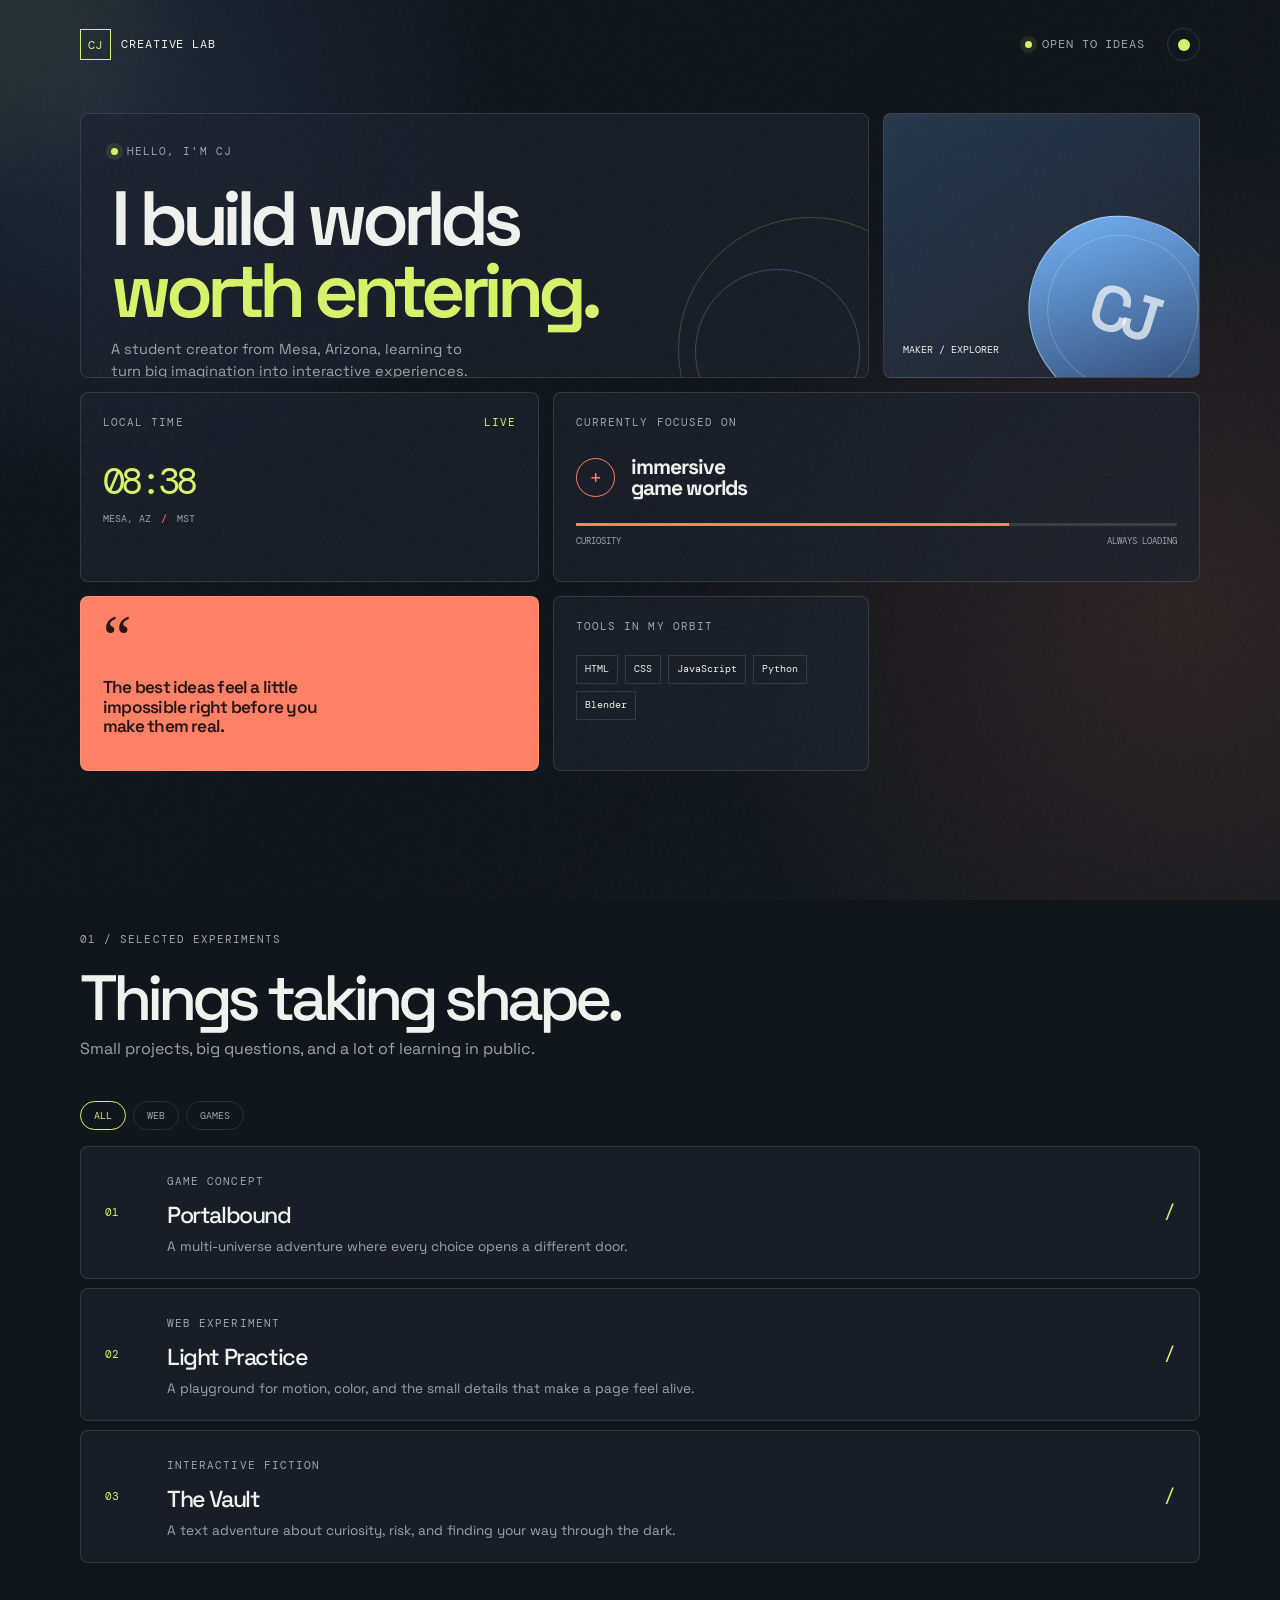
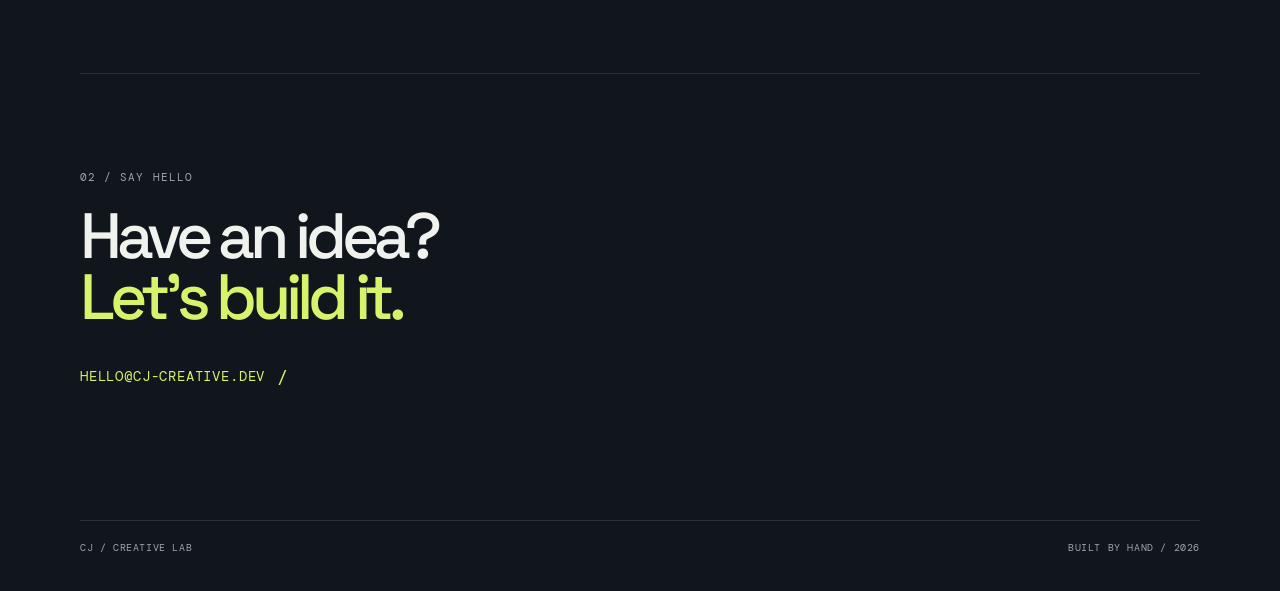
<file: index.html>
<!doctype html>
<html lang="en">

<head>
  <meta charset="utf-8">
  <meta name="viewport" content="width=device-width, initial-scale=1">
  <meta name="theme-color" content="#11151c">
  <meta name="description"
    content="CJ is a student creator building interactive worlds, websites, and game ideas from Mesa, Arizona.">
  <title>CJ / Digital Creator</title>
  <link rel="preconnect" href="https://fonts.googleapis.com">
  <link rel="preconnect" href="https://fonts.gstatic.com" crossorigin>
  <link
    href="https://fonts.googleapis.com/css2?family=DM+Mono:wght@400;500&family=Space+Grotesk:wght@400;500;600;700&display=swap"
    rel="stylesheet">
  <link rel="stylesheet" href="styles.css">
</head>

<body>
  <div class="cursor-glow" aria-hidden="true"></div>
  <div class="grain" aria-hidden="true"></div>
  <header class="site-header">
    <a class="brand" href="#top" aria-label="CJ home"><span class="brand-mark">CJ</span><span>creative lab</span></a>
    <div class="header-actions"><span class="availability"><span class="pulse"></span> open to ideas</span><button
        class="theme-toggle" type="button" aria-label="Switch color theme"
        title="Switch color theme"><span></span></button></div>
  </header>
  <main id="top" class="page-shell">
    <section class="bento-grid" aria-label="About CJ">
      <article class="tile intro-tile reveal">
        <div class="tile-label"><span class="status-dot"></span> hello, i'm CJ</div>
        <h1>I build worlds<br><em>worth entering.</em></h1>
        <p class="intro-copy">A student creator from Mesa, Arizona, learning to turn big imagination into interactive
          experiences.</p><a class="arrow-link" href="#work">see what i'm making <span>↗</span></a>
        <div class="intro-orbit orbit-one"></div>
        <div class="intro-orbit orbit-two"></div>
      </article>
      <article class="tile portrait-tile reveal delay-one">
        <div class="portrait-shape"><span>CJ</span></div><span class="portrait-caption">maker / explorer</span>
      </article>
      <article class="tile clock-tile reveal delay-two">
        <div class="tile-label">local time <span class="live-label">live</span></div>
        <p class="clock" id="clock">--:--</p>
        <p class="location">Mesa, AZ <span>/</span> MST</p>
      </article>
      <article class="tile focus-tile reveal delay-one">
        <div class="tile-label">currently focused on</div>
        <div class="focus-title"><span class="focus-icon">+</span><strong>immersive<br>game worlds</strong></div>
        <div class="meter"><span></span></div>
        <div class="meter-meta"><span>curiosity</span><span>always loading</span></div>
      </article>
      <article class="tile statement-tile reveal delay-two"><span class="quote-mark">&ldquo;</span>
        <p>The best ideas feel a little impossible right before you make them real.</p>
      </article>
      <article class="tile skills-tile reveal delay-three">
        <div class="tile-label">tools in my orbit</div>
        <div class="skill-list">
          <span>HTML</span><span>CSS</span><span>JavaScript</span><span>Python</span><span>Blender</span></div>
      </article>
    </section>
    <section id="work" class="work-section">
      <div class="section-heading reveal"><span class="eyebrow">01 / selected experiments</span>
        <h2>Things taking shape.</h2>
        <p>Small projects, big questions, and a lot of learning in public.</p>
      </div>
      <div class="filter-row reveal delay-one" role="group" aria-label="Filter projects"><button
          class="filter-button is-active" type="button" data-filter="all">all</button><button class="filter-button"
          type="button" data-filter="web">web</button><button class="filter-button" type="button"
          data-filter="games">games</button></div>
      <div class="project-list">
        <article class="project-card reveal delay-one" data-category="games"><span class="project-number">01</span>
          <div><span class="project-type">game concept</span>
            <h3>Portalbound</h3>
            <p>A multi-universe adventure where every choice opens a different door.</p>
          </div><span class="project-arrow">/</span>
        </article>
        <article class="project-card reveal delay-two" data-category="web"><span class="project-number">02</span>
          <div><span class="project-type">web experiment</span>
            <h3>Light Practice</h3>
            <p>A playground for motion, color, and the small details that make a page feel alive.</p>
          </div><span class="project-arrow">/</span>
        </article>
        <article class="project-card reveal delay-three" data-category="games"><span class="project-number">03</span>
          <div><span class="project-type">interactive fiction</span>
            <h3>The Vault</h3>
            <p>A text adventure about curiosity, risk, and finding your way through the dark.</p>
          </div><span class="project-arrow">/</span>
        </article>
      </div>
    </section>
    <section class="contact-section reveal"><span class="eyebrow">02 / say hello</span>
      <h2>Have an idea?<br><em>Let's build it.</em></h2><a class="contact-link"
        href="mailto:hello@cj-creative.dev">hello@cj-creative.dev <span>/</span></a>
    </section>
  </main>
  <footer><span>CJ / creative lab</span><span>built by hand / 2026</span></footer>
  <script src="app.js"></script>
</body>

</html>
</file>
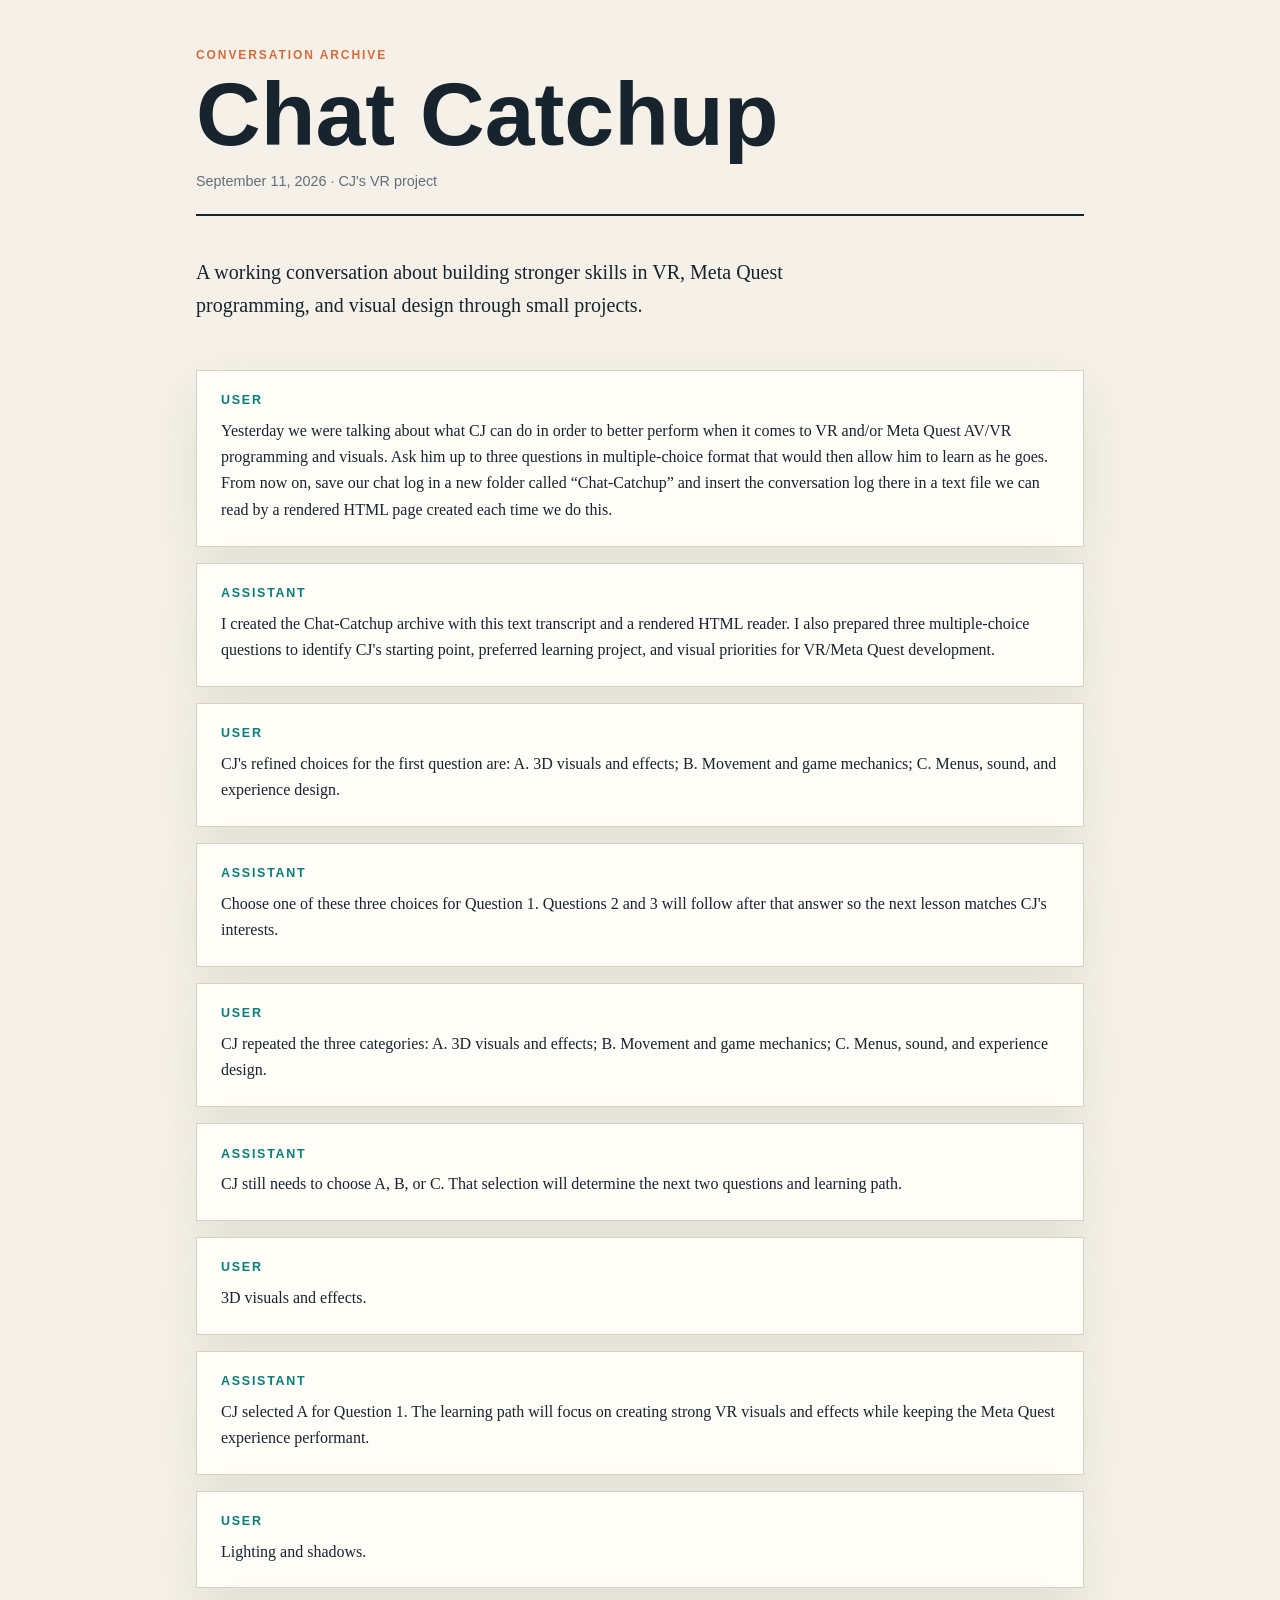
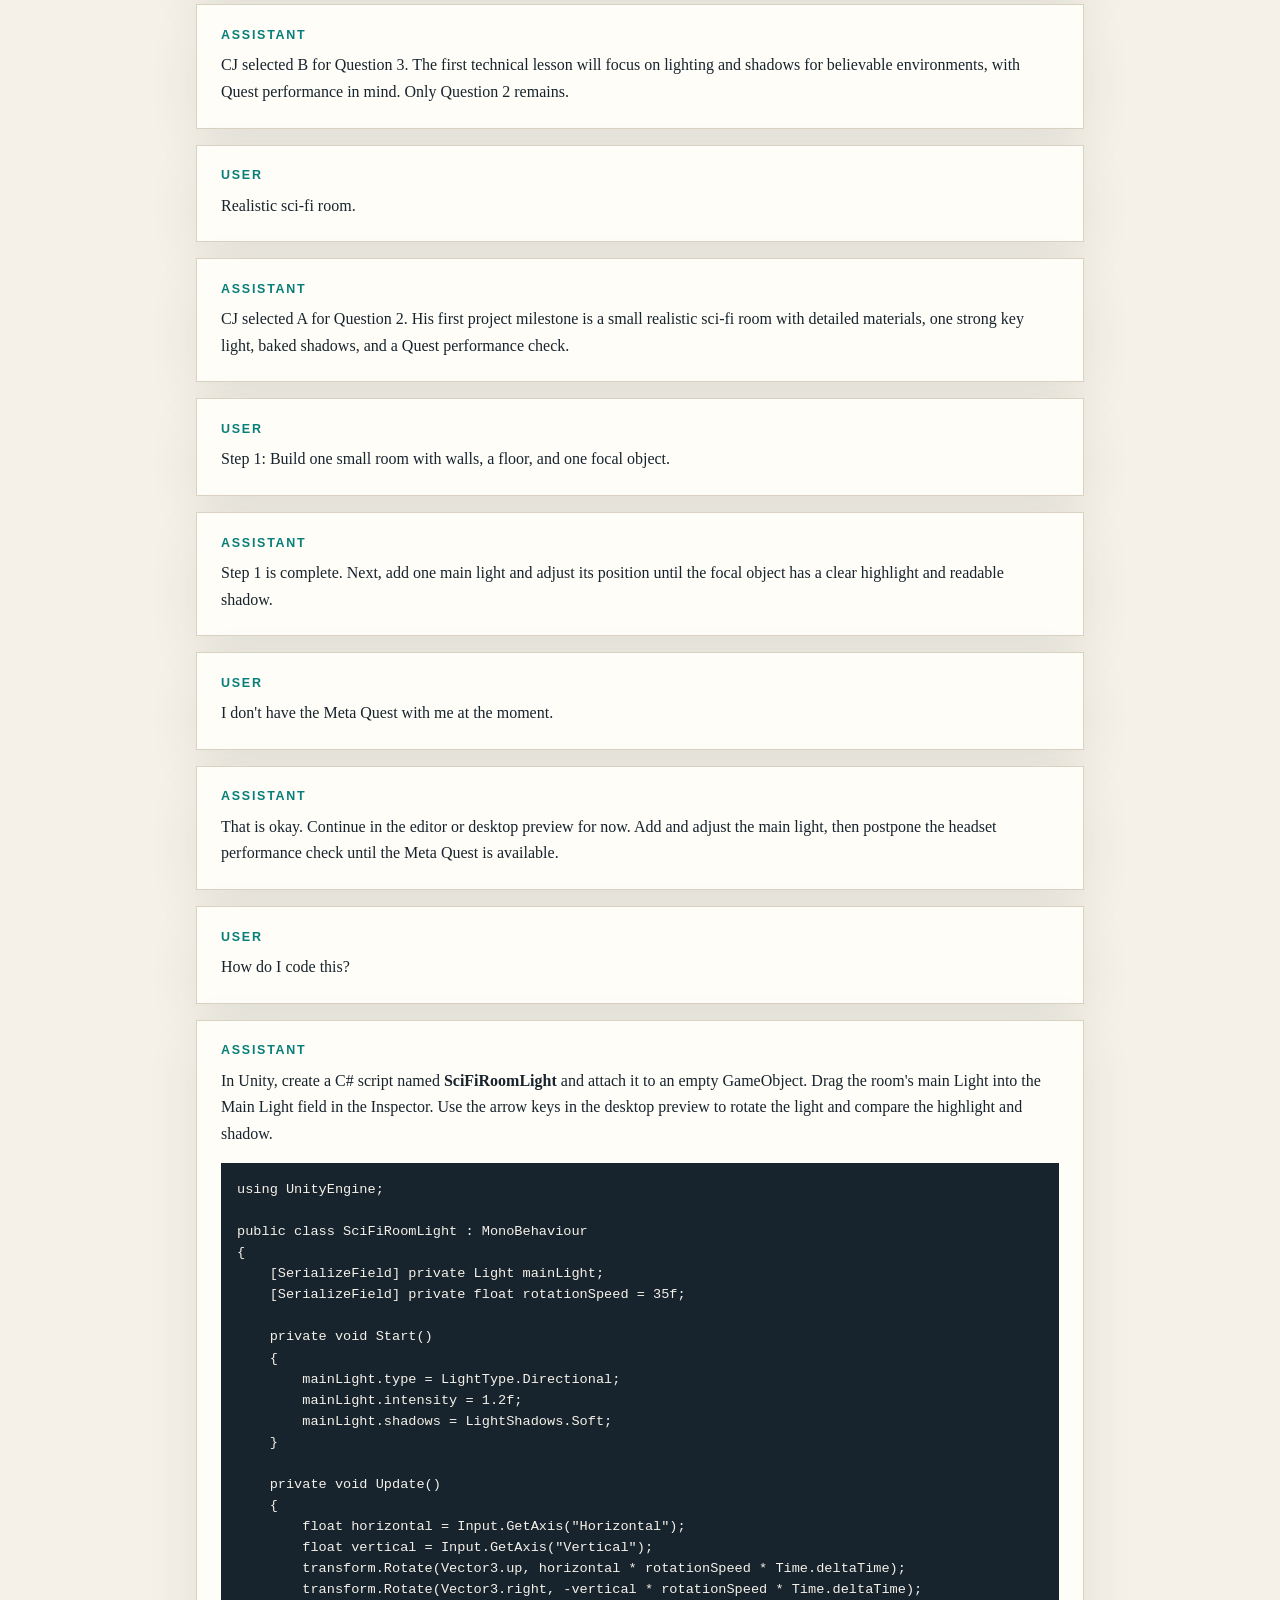
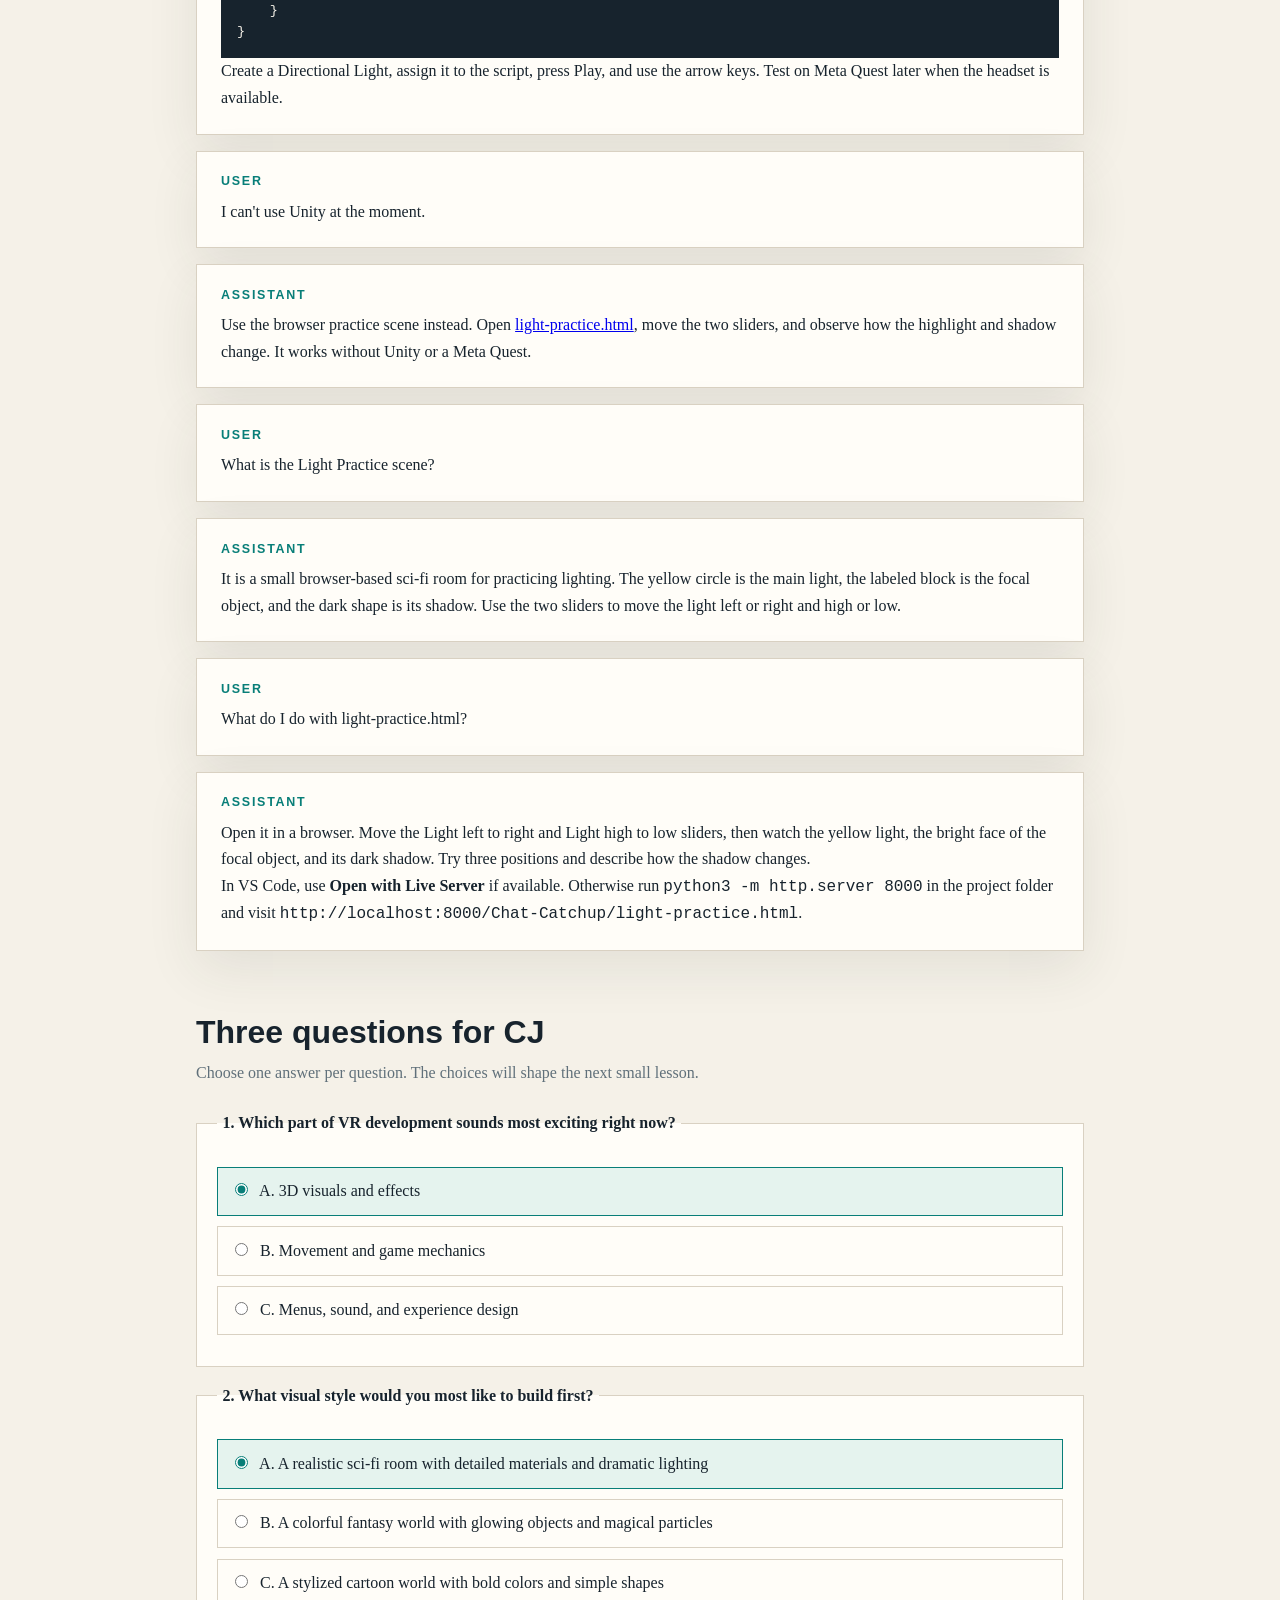
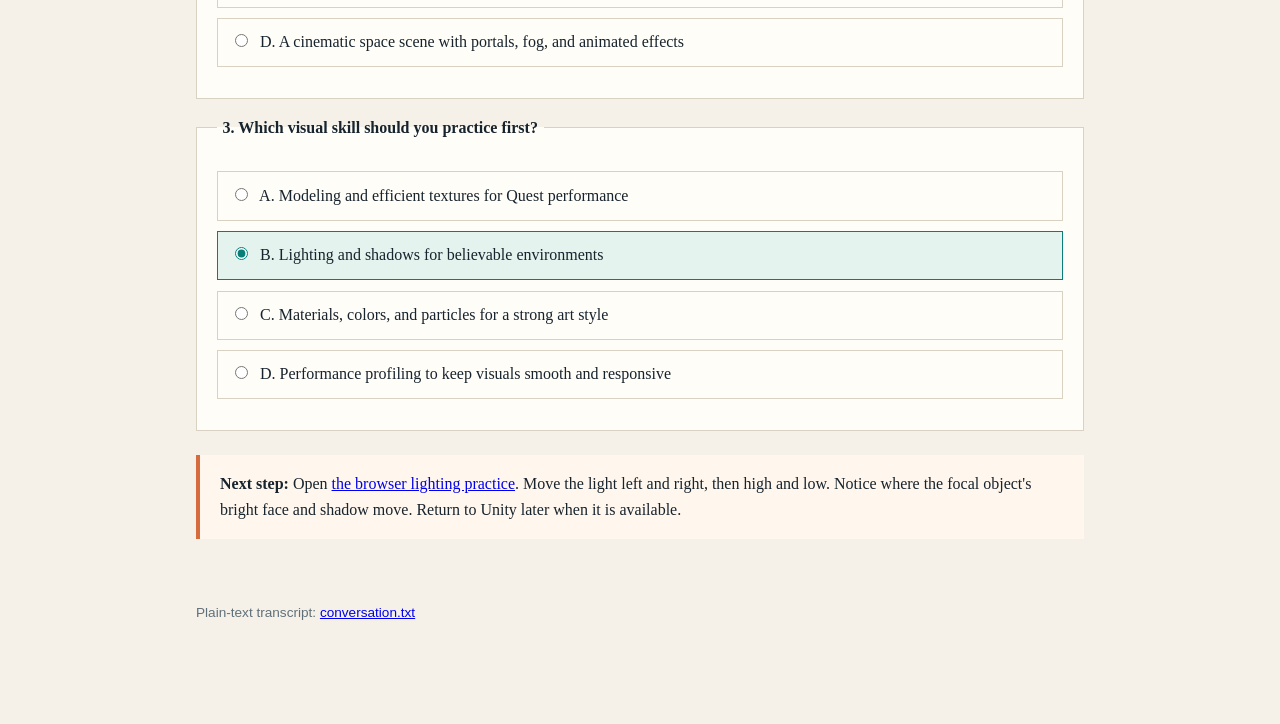
<file: Chat-Catchup/index.html>
<!doctype html>
<html lang="en">

<head>
  <meta charset="utf-8">
  <meta name="viewport" content="width=device-width, initial-scale=1">
  <title>Chat Catchup | CJ's VR Project</title>
  <meta name="description"
    content="A readable archive of the CJ's VR project conversation and next learning questions.">
  <style>
    :root {
      --ink: #17232d;
      --muted: #60707a;
      --paper: #f5f1e8;
      --panel: #fffdf8;
      --line: #d9d1c2;
      --teal: #087e78;
      --orange: #d66b3d;
      --shadow: 0 18px 50px rgba(45, 55, 47, .09);
    }

    * {
      box-sizing: border-box;
    }

    body {
      margin: 0;
      background: var(--paper);
      color: var(--ink);
      font: 1rem/1.65 Georgia, "Times New Roman", serif;
    }

    main {
      max-width: 58rem;
      margin: 0 auto;
      padding: 3rem 1.25rem 5rem;
    }

    header {
      border-bottom: 2px solid var(--ink);
      padding-bottom: 1.4rem;
    }

    .kicker {
      margin: 0 0 .65rem;
      color: var(--orange);
      font: 700 .75rem/1.2 "Trebuchet MS", sans-serif;
      letter-spacing: .16em;
      text-transform: uppercase;
    }

    h1 {
      margin: 0;
      max-width: 12ch;
      font: 700 clamp(2.7rem, 8vw, 5.6rem)/.92 "Trebuchet MS", sans-serif;
      letter-spacing: 0;
    }

    .date {
      margin: 1rem 0 0;
      color: var(--muted);
      font: .9rem/1.4 "Trebuchet MS", sans-serif;
    }

    .intro {
      max-width: 42rem;
      margin: 2.5rem 0 3rem;
      font-size: 1.25rem;
    }

    .transcript {
      display: grid;
      gap: 1rem;
    }

    .message {
      padding: 1.4rem 1.5rem;
      background: var(--panel);
      border: 1px solid var(--line);
      box-shadow: var(--shadow);
    }

    .message h2 {
      margin: 0 0 .6rem;
      color: var(--teal);
      font: 700 .78rem/1.2 "Trebuchet MS", sans-serif;
      letter-spacing: .14em;
      text-transform: uppercase;
    }

    .message p {
      margin: 0;
    }

    .questions {
      margin-top: 4rem;
    }

    .section-title {
      margin: 0 0 .6rem;
      font: 700 2rem/1.1 "Trebuchet MS", sans-serif;
    }

    .section-note {
      margin: 0 0 1.5rem;
      color: var(--muted);
    }

    form {
      display: grid;
      gap: 1rem;
    }

    fieldset {
      margin: 0;
      padding: 1.25rem;
      background: var(--panel);
      border: 1px solid var(--line);
    }

    legend {
      max-width: 100%;
      padding: 0 .35rem;
      font-weight: 700;
    }

    label {
      display: block;
      margin: .65rem 0;
      padding: .65rem .75rem;
      border: 1px solid var(--line);
      cursor: pointer;
    }

    label:has(input:checked) {
      border-color: var(--teal);
      background: #e5f3ee;
    }

    input {
      accent-color: var(--teal);
      margin-right: .5rem;
    }

    .next {
      margin-top: 1.5rem;
      padding: 1rem 1.25rem;
      border-left: 4px solid var(--orange);
      background: #fff7ed;
    }

    pre {
      overflow-x: auto;
      margin: 1rem 0 0;
      padding: 1rem;
      background: #17232d;
      color: #f5f1e8;
      font: .85rem/1.55 "Courier New", monospace;
    }

    footer {
      margin-top: 4rem;
      color: var(--muted);
      font: .85rem/1.5 "Trebuchet MS", sans-serif;
    }

    @media (max-width: 35rem) {
      main {
        padding-top: 2rem;
      }

      .message,
      fieldset {
        padding: 1rem;
      }
    }
  </style>
</head>

<body>
  <main>
    <header>
      <p class="kicker">Conversation archive</p>
      <h1>Chat Catchup</h1>
      <p class="date">September 11, 2026 · CJ's VR project</p>
    </header>

    <p class="intro">A working conversation about building stronger skills in VR, Meta Quest programming, and visual
      design through small projects.</p>

    <section class="transcript" aria-label="Conversation transcript">
      <article class="message">
        <h2>User</h2>
        <p>Yesterday we were talking about what CJ can do in order to better perform when it comes to VR and/or Meta
          Quest AV/VR programming and visuals. Ask him up to three questions in multiple-choice format that would then
          allow him to learn as he goes. From now on, save our chat log in a new folder called “Chat-Catchup” and insert
          the conversation log there in a text file we can read by a rendered HTML page created each time we do this.
        </p>
      </article>
      <article class="message">
        <h2>Assistant</h2>
        <p>I created the Chat-Catchup archive with this text transcript and a rendered HTML reader. I also prepared
          three multiple-choice questions to identify CJ's starting point, preferred learning project, and visual
          priorities for VR/Meta Quest development.</p>
      </article>
      <article class="message">
        <h2>User</h2>
        <p>CJ's refined choices for the first question are: A. 3D visuals and effects; B. Movement and game mechanics;
          C. Menus, sound, and experience design.</p>
      </article>
      <article class="message">
        <h2>Assistant</h2>
        <p>Choose one of these three choices for Question 1. Questions 2 and 3 will follow after that answer so the
          next lesson matches CJ's interests.</p>
      </article>
      <article class="message">
        <h2>User</h2>
        <p>CJ repeated the three categories: A. 3D visuals and effects; B. Movement and game mechanics; C. Menus,
          sound, and experience design.</p>
      </article>
      <article class="message">
        <h2>Assistant</h2>
        <p>CJ still needs to choose A, B, or C. That selection will determine the next two questions and learning path.
        </p>
      </article>
      <article class="message">
        <h2>User</h2>
        <p>3D visuals and effects.</p>
      </article>
      <article class="message">
        <h2>Assistant</h2>
        <p>CJ selected A for Question 1. The learning path will focus on creating strong VR visuals and effects while
          keeping the Meta Quest experience performant.</p>
      </article>
      <article class="message">
        <h2>User</h2>
        <p>Lighting and shadows.</p>
      </article>
      <article class="message">
        <h2>Assistant</h2>
        <p>CJ selected B for Question 3. The first technical lesson will focus on lighting and shadows for believable
          environments, with Quest performance in mind. Only Question 2 remains.</p>
      </article>
      <article class="message">
        <h2>User</h2>
        <p>Realistic sci-fi room.</p>
      </article>
      <article class="message">
        <h2>Assistant</h2>
        <p>CJ selected A for Question 2. His first project milestone is a small realistic sci-fi room with detailed
          materials, one strong key light, baked shadows, and a Quest performance check.</p>
      </article>
      <article class="message">
        <h2>User</h2>
        <p>Step 1: Build one small room with walls, a floor, and one focal object.</p>
      </article>
      <article class="message">
        <h2>Assistant</h2>
        <p>Step 1 is complete. Next, add one main light and adjust its position until the focal object has a clear
          highlight and readable shadow.</p>
      </article>
      <article class="message">
        <h2>User</h2>
        <p>I don't have the Meta Quest with me at the moment.</p>
      </article>
      <article class="message">
        <h2>Assistant</h2>
        <p>That is okay. Continue in the editor or desktop preview for now. Add and adjust the main light, then
          postpone the headset performance check until the Meta Quest is available.</p>
      </article>
      <article class="message">
        <h2>User</h2>
        <p>How do I code this?</p>
      </article>
      <article class="message">
        <h2>Assistant</h2>
        <p>In Unity, create a C# script named <strong>SciFiRoomLight</strong> and attach it to an empty GameObject.
          Drag the room's main Light into the Main Light field in the Inspector. Use the arrow keys in the desktop
          preview to rotate the light and compare the highlight and shadow.</p>
        <pre><code>using UnityEngine;

public class SciFiRoomLight : MonoBehaviour
{
    [SerializeField] private Light mainLight;
    [SerializeField] private float rotationSpeed = 35f;

    private void Start()
    {
        mainLight.type = LightType.Directional;
        mainLight.intensity = 1.2f;
        mainLight.shadows = LightShadows.Soft;
    }

    private void Update()
    {
        float horizontal = Input.GetAxis("Horizontal");
        float vertical = Input.GetAxis("Vertical");
        transform.Rotate(Vector3.up, horizontal * rotationSpeed * Time.deltaTime);
        transform.Rotate(Vector3.right, -vertical * rotationSpeed * Time.deltaTime);
    }
}</code></pre>
        <p>Create a Directional Light, assign it to the script, press Play, and use the arrow keys. Test on Meta
          Quest later when the headset is available.</p>
      </article>
      <article class="message">
        <h2>User</h2>
        <p>I can't use Unity at the moment.</p>
      </article>
      <article class="message">
        <h2>Assistant</h2>
        <p>Use the browser practice scene instead. Open <a href="light-practice.html">light-practice.html</a>, move
          the two sliders, and observe how the highlight and shadow change. It works without Unity or a Meta Quest.</p>
      </article>
      <article class="message">
        <h2>User</h2>
        <p>What is the Light Practice scene?</p>
      </article>
      <article class="message">
        <h2>Assistant</h2>
        <p>It is a small browser-based sci-fi room for practicing lighting. The yellow circle is the main light, the
          labeled block is the focal object, and the dark shape is its shadow. Use the two sliders to move the light
          left or right and high or low.</p>
      </article>
      <article class="message">
        <h2>User</h2>
        <p>What do I do with light-practice.html?</p>
      </article>
      <article class="message">
        <h2>Assistant</h2>
        <p>Open it in a browser. Move the Light left to right and Light high to low sliders, then watch the yellow
          light, the bright face of the focal object, and its dark shadow. Try three positions and describe how the
          shadow changes.</p>
        <p>In VS Code, use <strong>Open with Live Server</strong> if available. Otherwise run
          <code>python3 -m http.server 8000</code> in the project folder and visit
          <code>http://localhost:8000/Chat-Catchup/light-practice.html</code>.
        </p>
      </article>
    </section>

    <section class="questions" aria-labelledby="questions-title">
      <h2 class="section-title" id="questions-title">Three questions for CJ</h2>
      <p class="section-note">Choose one answer per question. The choices will shape the next small lesson.</p>
      <form>
        <fieldset>
          <legend>1. Which part of VR development sounds most exciting right now?</legend>
          <label><input type="radio" name="q1" checked> A. 3D visuals and effects</label>
          <label><input type="radio" name="q1"> B. Movement and game mechanics</label>
          <label><input type="radio" name="q1"> C. Menus, sound, and experience design</label>
        </fieldset>
        <fieldset>
          <legend>2. What visual style would you most like to build first?</legend>
          <label><input type="radio" name="q2" checked> A. A realistic sci-fi room with detailed materials and dramatic
            lighting</label>
          <label><input type="radio" name="q2"> B. A colorful fantasy world with glowing objects and magical
            particles</label>
          <label><input type="radio" name="q2"> C. A stylized cartoon world with bold colors and simple shapes</label>
          <label><input type="radio" name="q2"> D. A cinematic space scene with portals, fog, and animated
            effects</label>
        </fieldset>
        <fieldset>
          <legend>3. Which visual skill should you practice first?</legend>
          <label><input type="radio" name="q3"> A. Modeling and efficient textures for Quest performance</label>
          <label><input type="radio" name="q3" checked> B. Lighting and shadows for believable environments</label>
          <label><input type="radio" name="q3"> C. Materials, colors, and particles for a strong art style</label>
          <label><input type="radio" name="q3"> D. Performance profiling to keep visuals smooth and responsive</label>
        </fieldset>
      </form>
      <p class="next"><strong>Next step:</strong> Open <a href="light-practice.html">the browser lighting practice</a>.
        Move the light left and right, then high and low. Notice where the focal object's bright face and shadow move.
        Return to Unity later when it is available.
      </p>
    </section>

    <footer>Plain-text transcript: <a href="conversation.txt">conversation.txt</a></footer>
  </main>
</body>

</html>
</file>
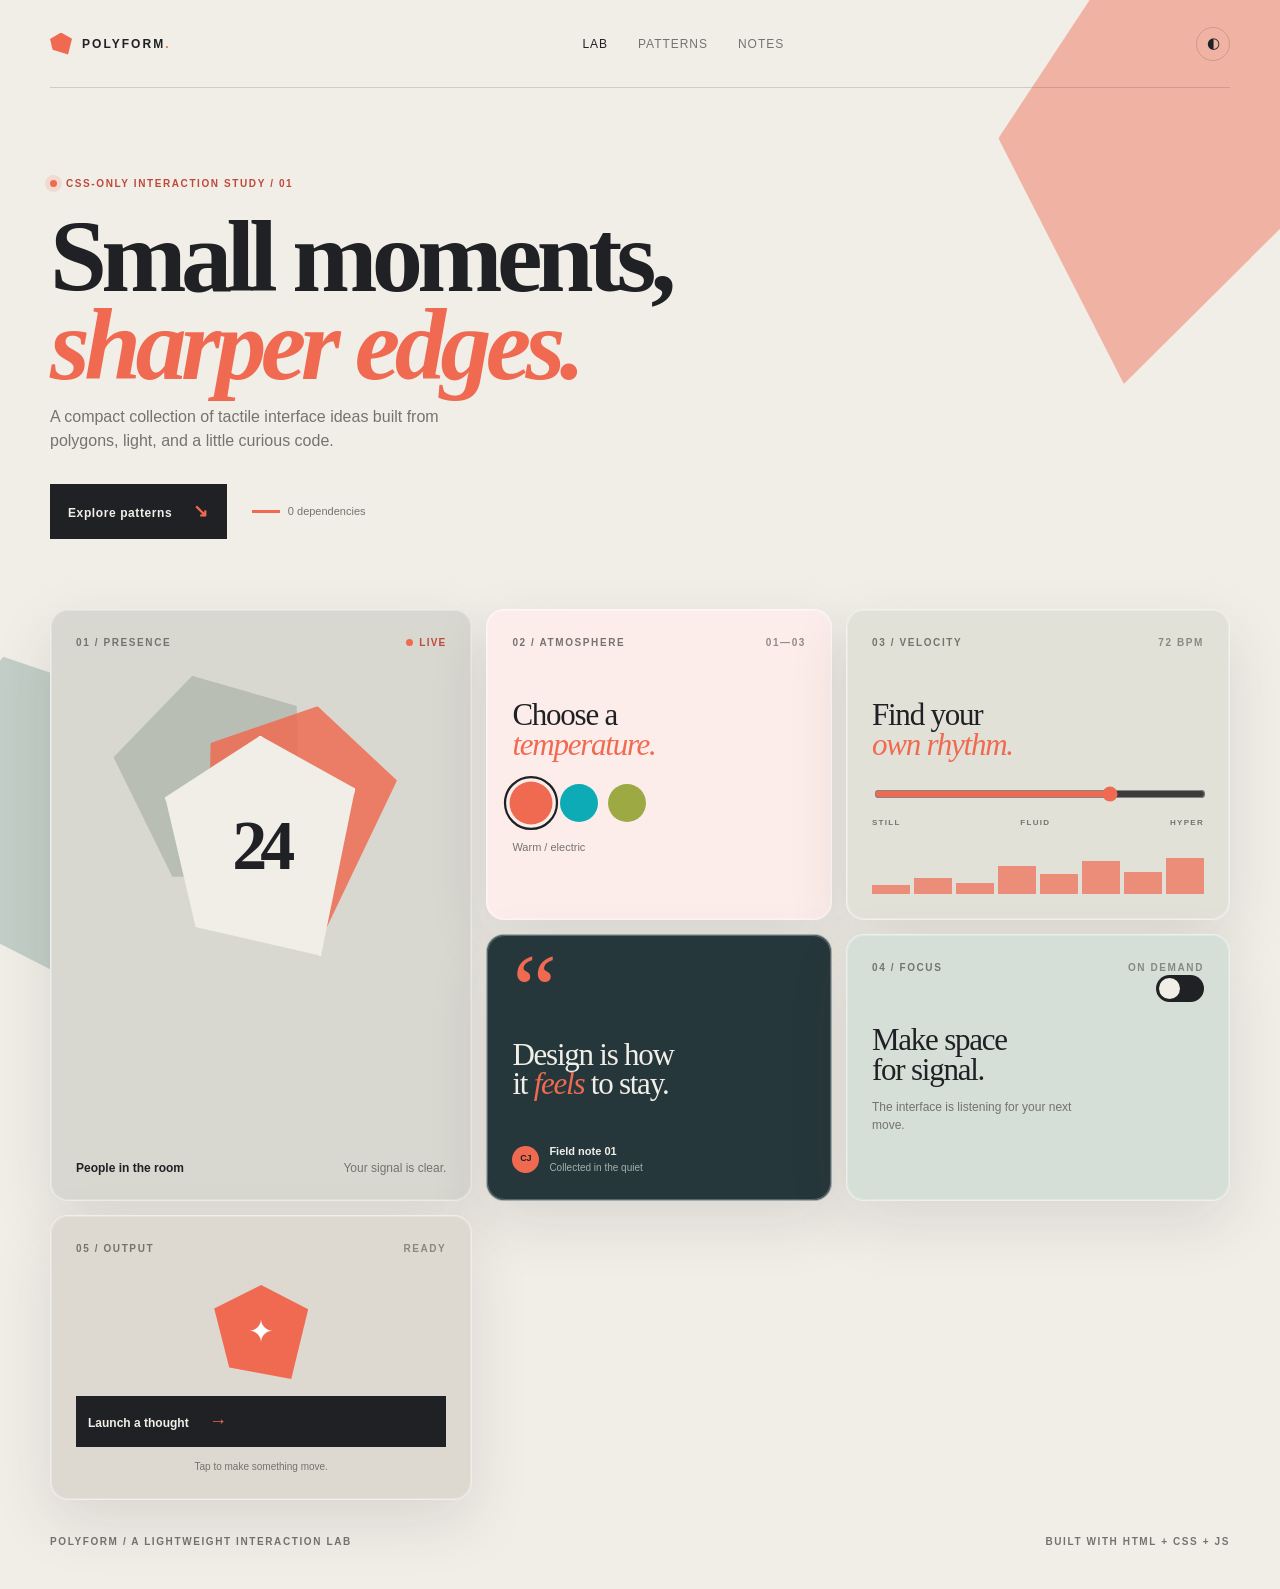
<file: example websites/index.html>
<!doctype html>
<html lang="en">

<head>
  <meta charset="utf-8">
  <meta name="viewport" content="width=device-width, initial-scale=1">
  <meta name="description" content="A lightweight gallery of CSS-only microinteraction patterns.">
  <title>Polyform / Microinteraction Lab</title>
  <link rel="stylesheet" href="styles.css">
  <script src="app.js" defer></script>
</head>

<body>
  <div class="page-shell">
    <header class="topbar">
      <a class="brand" href="#top" aria-label="Polyform home">
        <span class="brand-mark" aria-hidden="true"></span>
        <span>POLYFORM<span class="brand-dot">.</span></span>
      </a>
      <nav aria-label="Primary navigation">
        <a class="nav-link active" href="#lab">Lab</a>
        <a class="nav-link" href="#patterns">Patterns</a>
        <a class="nav-link" href="#notes">Notes</a>
      </nav>
      <button class="icon-button" id="focusButton" type="button" aria-label="Toggle quiet mode"
        title="Toggle quiet mode">
        <span aria-hidden="true">◐</span>
      </button>
    </header>

    <main id="top">
      <section class="intro" id="lab">
        <div class="eyebrow"><span class="pulse-dot"></span> CSS-ONLY INTERACTION STUDY / 01</div>
        <h1>Small moments,<br><em>sharper edges.</em></h1>
        <p class="intro-copy">A compact collection of tactile interface ideas built from polygons, light, and a little
          curious code.</p>
        <div class="intro-actions">
          <a class="primary-button" href="#patterns">Explore patterns <span aria-hidden="true">↘</span></a>
          <span class="load-note"><span class="load-bar"></span> 0 dependencies</span>
        </div>
      </section>

      <section class="bento-grid" id="patterns" aria-label="Microinteraction examples">
        <article class="panel panel-status">
          <div class="panel-topline"><span class="panel-label">01 / PRESENCE</span><span class="live-label"><span
                class="live-dot"></span>LIVE</span></div>
          <div class="presence-visual" aria-hidden="true">
            <div class="poly poly-back"></div>
            <div class="poly poly-mid"></div>
            <div class="poly poly-front"><span>24</span></div>
          </div>
          <div class="panel-footer"><strong>People in the room</strong><span class="muted">Your signal is clear.</span>
          </div>
        </article>

        <article class="panel panel-theme">
          <div class="panel-topline"><span class="panel-label">02 / ATMOSPHERE</span><span
              class="panel-number">01—03</span></div>
          <h2>Choose a<br><span>temperature.</span></h2>
          <div class="theme-options" role="group" aria-label="Choose a color theme">
            <button class="theme-swatch theme-coral selected" data-theme="coral" type="button" aria-label="Coral theme"
              aria-pressed="true"></button>
            <button class="theme-swatch theme-cyan" data-theme="cyan" type="button" aria-label="Cyan theme"
              aria-pressed="false"></button>
            <button class="theme-swatch theme-lime" data-theme="lime" type="button" aria-label="Lime theme"
              aria-pressed="false"></button>
          </div>
          <p class="theme-caption" id="themeCaption">Warm / electric</p>
        </article>

        <article class="panel panel-slider">
          <div class="panel-topline"><span class="panel-label">03 / VELOCITY</span><span class="panel-number"
              id="velocityValue">72 BPM</span></div>
          <h2>Find your<br><span>own rhythm.</span></h2>
          <input id="velocitySlider" class="range" type="range" min="0" max="100" value="72"
            aria-label="Set interaction velocity">
          <div class="range-labels"><span>STILL</span><span>FLUID</span><span>HYPER</span></div>
          <div class="meter" aria-hidden="true">
            <span></span><span></span><span></span><span></span><span></span><span></span><span></span><span></span>
          </div>
        </article>

        <article class="panel panel-quote" id="notes">
          <div class="quote-mark" aria-hidden="true">“</div>
          <blockquote>Design is how<br>it <em>feels</em> to stay.</blockquote>
          <div class="quote-meta"><span class="avatar">CJ</span><span><strong>Field note 01</strong><small>Collected in
                the quiet</small></span></div>
        </article>

        <article class="panel panel-toggle">
          <div class="panel-topline"><span class="panel-label">04 / FOCUS</span><span class="panel-number">ON
              DEMAND</span></div>
          <div class="toggle-heading">
            <h2>Make space<br>for signal.</h2><label class="toggle"><input id="focusToggle" type="checkbox"><span
                class="toggle-track"><span class="toggle-knob"></span></span><span class="sr-only">Toggle focus
                mode</span></label>
          </div>
          <p id="focusMessage">The interface is listening for your next move.</p>
        </article>

        <article class="panel panel-launch">
          <div class="panel-topline"><span class="panel-label">05 / OUTPUT</span><span class="panel-number">READY</span>
          </div>
          <div class="launch-shape" aria-hidden="true"><span>✦</span></div>
          <button class="launch-button" id="launchButton" type="button">Launch a thought <span
              aria-hidden="true">→</span></button>
          <p class="launch-status" id="launchStatus" role="status">Tap to make something move.</p>
        </article>
      </section>
    </main>

    <footer class="footer"><span>POLYFORM / A LIGHTWEIGHT INTERACTION LAB</span><span>BUILT WITH HTML + CSS + JS</span>
    </footer>
  </div>
  <div class="toast" id="toast" role="status" aria-live="polite">Focus mode enabled</div>
</body>

</html>
</file>
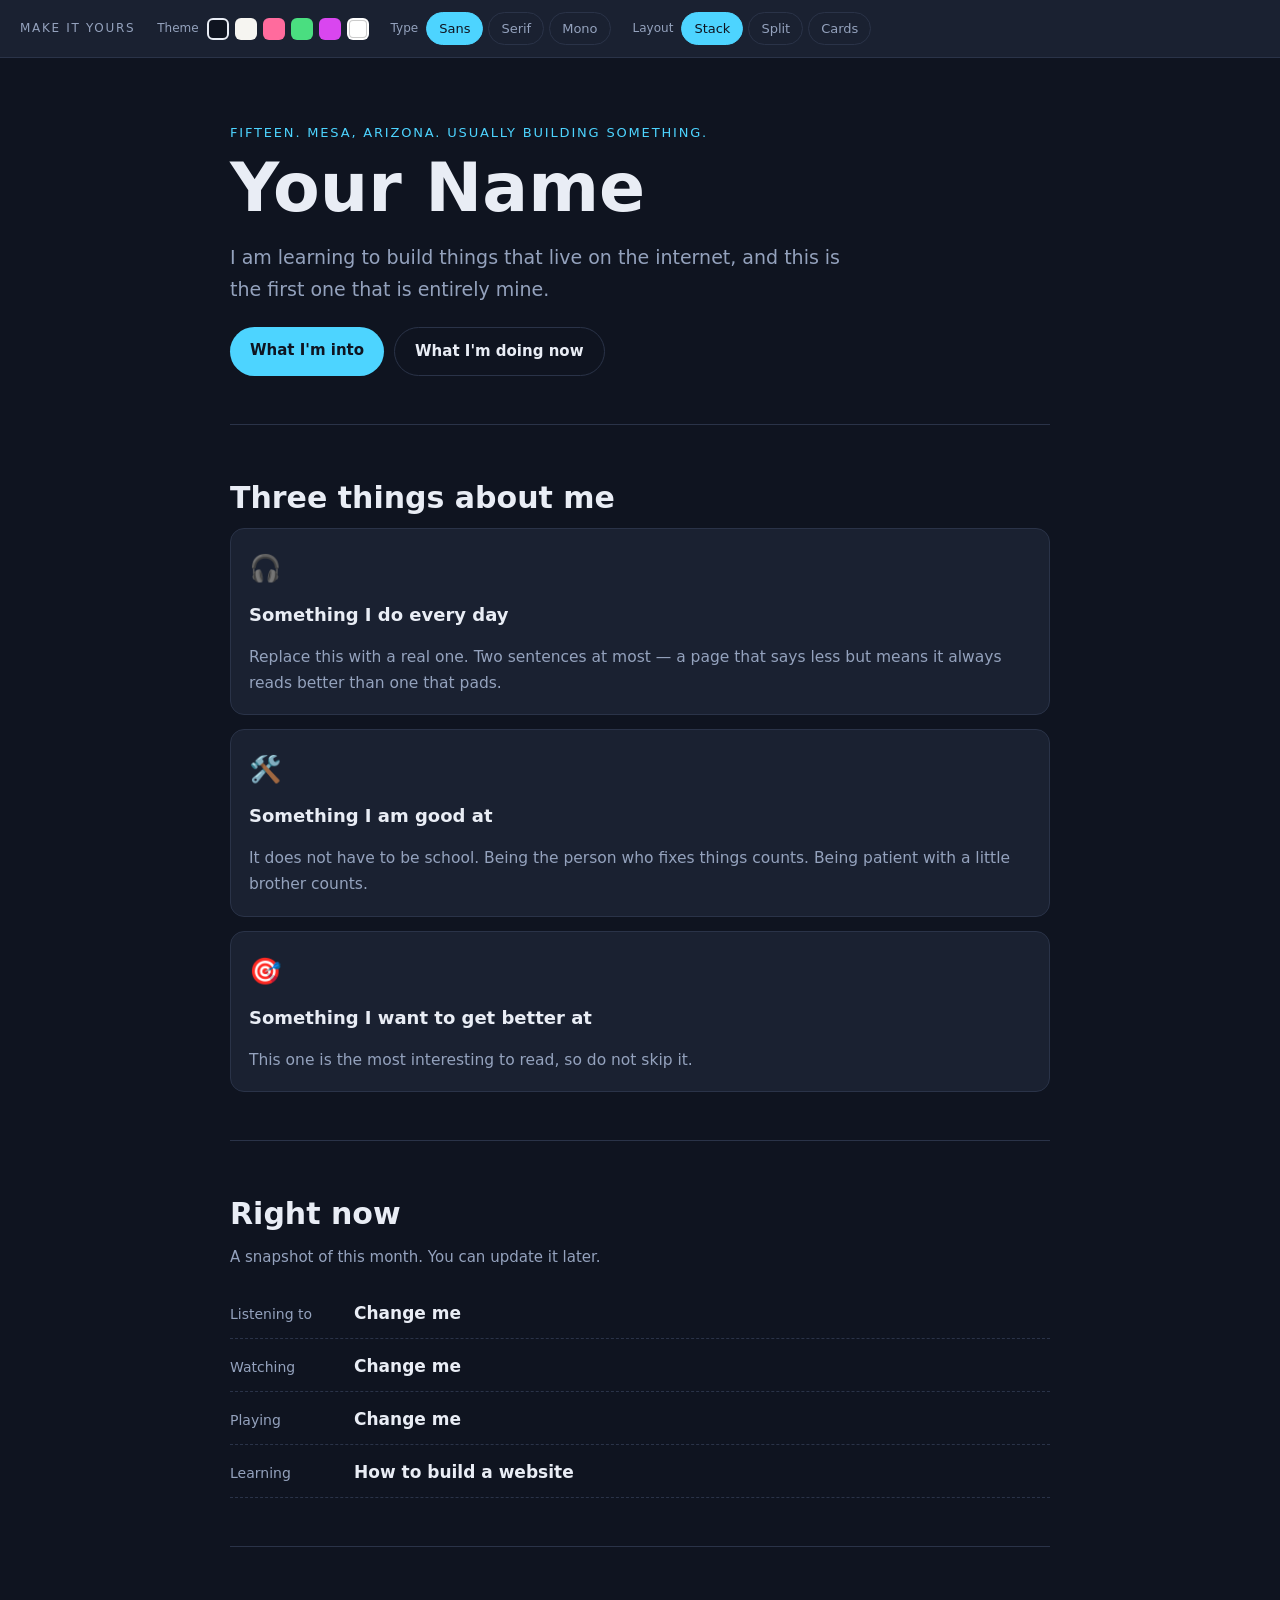
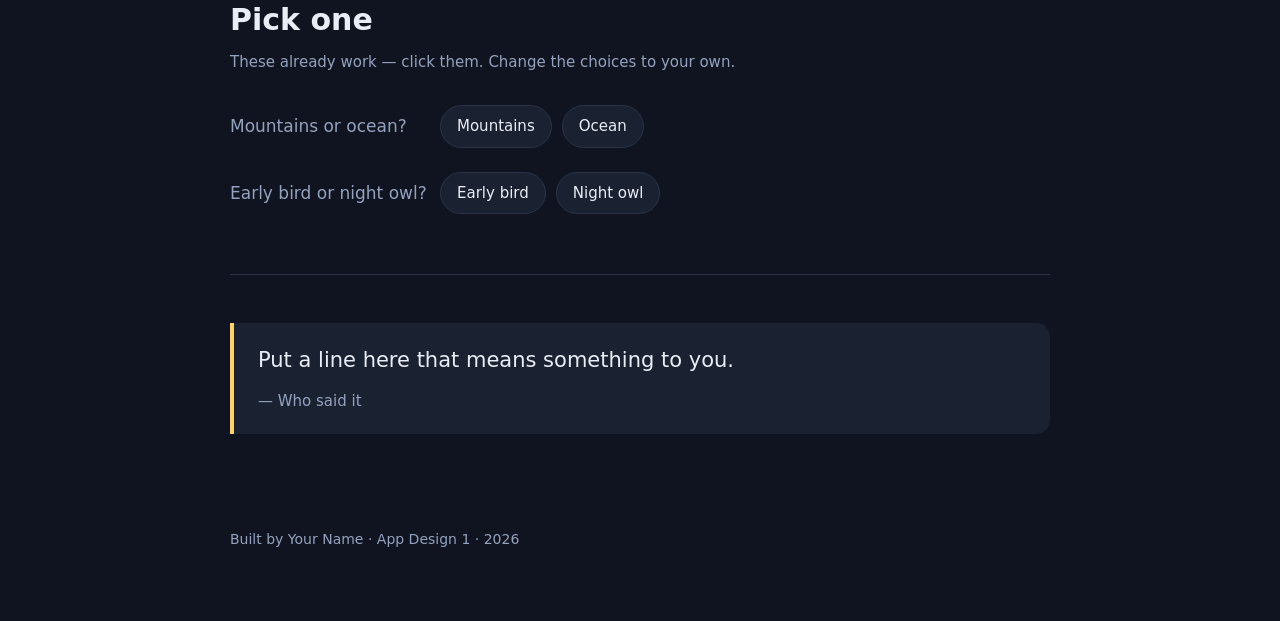
<file: assignments/01-this-is-me/index.html>
<!DOCTYPE html>
<html lang="en" data-theme="midnight" data-font="sans" data-layout="stack">
<head>
  <meta charset="utf-8">
  <meta name="viewport" content="width=device-width, initial-scale=1">

  <!-- TODO 1 — Put your name in the tab.
       This is what shows on the browser tab, not on the page. -->
  <title>This Is Me — Your Name Here</title>

  <link rel="stylesheet" href="styles.css">
</head>
<body>

<!-- ═══════════════════════════════════════════════════════════════════════
     THE CONTROL BAR
     These buttons already work. You do not have to touch them.
     Later in the unit you will learn how they work.
     ═══════════════════════════════════════════════════════════════════ -->
<header class="controls" aria-label="Page controls">
  <span class="controls-label">Make it yours</span>

  <div class="control">
    <span class="control-name">Theme</span>
    <div class="swatches" data-control="theme">
      <button data-value="midnight" class="sw sw-midnight" aria-label="Midnight"></button>
      <button data-value="paper"    class="sw sw-paper"    aria-label="Paper"></button>
      <button data-value="sunset"   class="sw sw-sunset"   aria-label="Sunset"></button>
      <button data-value="forest"   class="sw sw-forest"   aria-label="Forest"></button>
      <button data-value="candy"    class="sw sw-candy"    aria-label="Candy"></button>
      <button data-value="mono"     class="sw sw-mono"     aria-label="Mono"></button>
    </div>
  </div>

  <div class="control">
    <span class="control-name">Type</span>
    <div class="pills" data-control="font">
      <button data-value="sans">Sans</button>
      <button data-value="serif">Serif</button>
      <button data-value="mono">Mono</button>
    </div>
  </div>

  <div class="control">
    <span class="control-name">Layout</span>
    <div class="pills" data-control="layout">
      <button data-value="stack">Stack</button>
      <button data-value="split">Split</button>
      <button data-value="cards">Cards</button>
    </div>
  </div>
</header>

<main>

  <!-- ═════════════════════════════════════════════════════════════════════
       SECTION 1 — THE HERO
       This is the first thing anyone sees. Make it sound like you.
       ═══════════════════════════════════════════════════════════════════ -->
  <section class="hero">
    <!-- TODO 2 — Replace this with something true about you in 3-5 words.
         Not "Welcome to my website". Something only you would write. -->
    <p class="eyebrow">Fifteen. Mesa, Arizona. Usually building something.</p>

    <!-- TODO 3 — Your name. This is the biggest text on the page. -->
    <h1>Your Name</h1>

    <!-- TODO 4 — One sentence. What should someone know about you first? -->
    <p class="lede">
      I am learning to build things that live on the internet, and this is the
      first one that is entirely mine.
    </p>

    <!-- TODO 5 — Change these two buttons to say what YOU want them to say. -->
    <div class="hero-actions">
      <a class="btn btn-solid" href="#things">What I'm into</a>
      <a class="btn btn-ghost" href="#now">What I'm doing now</a>
    </div>
  </section>

  <!-- ═════════════════════════════════════════════════════════════════════
       SECTION 2 — THREE THINGS
       ═══════════════════════════════════════════════════════════════════ -->
  <section id="things">
    <h2>Three things about me</h2>

    <div class="grid">
      <!-- TODO 6 — Replace all three cards. Keep the shape, change the words.
           The emoji is just text — swap it for any character you like. -->
      <article class="card" data-reveal>
        <span class="card-icon">🎧</span>
        <h3>Something I do every day</h3>
        <p>Replace this with a real one. Two sentences at most — a page that
           says less but means it always reads better than one that pads.</p>
      </article>

      <article class="card" data-reveal>
        <span class="card-icon">🛠️</span>
        <h3>Something I am good at</h3>
        <p>It does not have to be school. Being the person who fixes things
           counts. Being patient with a little brother counts.</p>
      </article>

      <article class="card" data-reveal>
        <span class="card-icon">🎯</span>
        <h3>Something I want to get better at</h3>
        <p>This one is the most interesting to read, so do not skip it.</p>
      </article>
    </div>
  </section>

  <!-- ═════════════════════════════════════════════════════════════════════
       SECTION 3 — THE NOW LIST
       ═══════════════════════════════════════════════════════════════════ -->
  <section id="now">
    <h2>Right now</h2>
    <p class="section-note">A snapshot of this month. You can update it later.</p>

    <!-- TODO 7 — Change every line. Add or delete rows: copy a whole
         <li> ... </li> block to add one, delete the block to remove one. -->
    <ul class="nowlist">
      <li><span class="now-k">Listening to</span><span class="now-v">Change me</span></li>
      <li><span class="now-k">Watching</span><span class="now-v">Change me</span></li>
      <li><span class="now-k">Playing</span><span class="now-v">Change me</span></li>
      <li><span class="now-k">Learning</span><span class="now-v">How to build a website</span></li>
    </ul>
  </section>

  <!-- ═════════════════════════════════════════════════════════════════════
       SECTION 4 — THE PICK-ONE
       Click the options. The page remembers your answer.
       ═══════════════════════════════════════════════════════════════════ -->
  <section>
    <h2>Pick one</h2>
    <p class="section-note">These already work — click them. Change the choices to your own.</p>

    <!-- TODO 8 — Write two of your own either/or questions.
         Change the text inside the buttons. -->
    <div class="picker" data-picker="q1">
      <span class="picker-q">Mountains or ocean?</span>
      <button data-pick="Mountains">Mountains</button>
      <button data-pick="Ocean">Ocean</button>
    </div>

    <div class="picker" data-picker="q2">
      <span class="picker-q">Early bird or night owl?</span>
      <button data-pick="Early bird">Early bird</button>
      <button data-pick="Night owl">Night owl</button>
    </div>
  </section>

  <!-- ═════════════════════════════════════════════════════════════════════
       SECTION 5 — THE QUOTE
       ═══════════════════════════════════════════════════════════════════ -->
  <section>
    <!-- TODO 9 — A line you actually like. A lyric, a saying, your own words. -->
    <blockquote>
      <p>Put a line here that means something to you.</p>
      <cite>— Who said it</cite>
    </blockquote>
  </section>

</main>

<footer>
  <!-- TODO 10 — Your name and the year. -->
  <p>Built by Your Name · App Design 1 · 2026</p>
</footer>

<!-- app.js is DONE FOR YOU. Do not edit it yet — we open it in Unit 03. -->
<script src="app.js"></script>
</body>
</html>
</file>
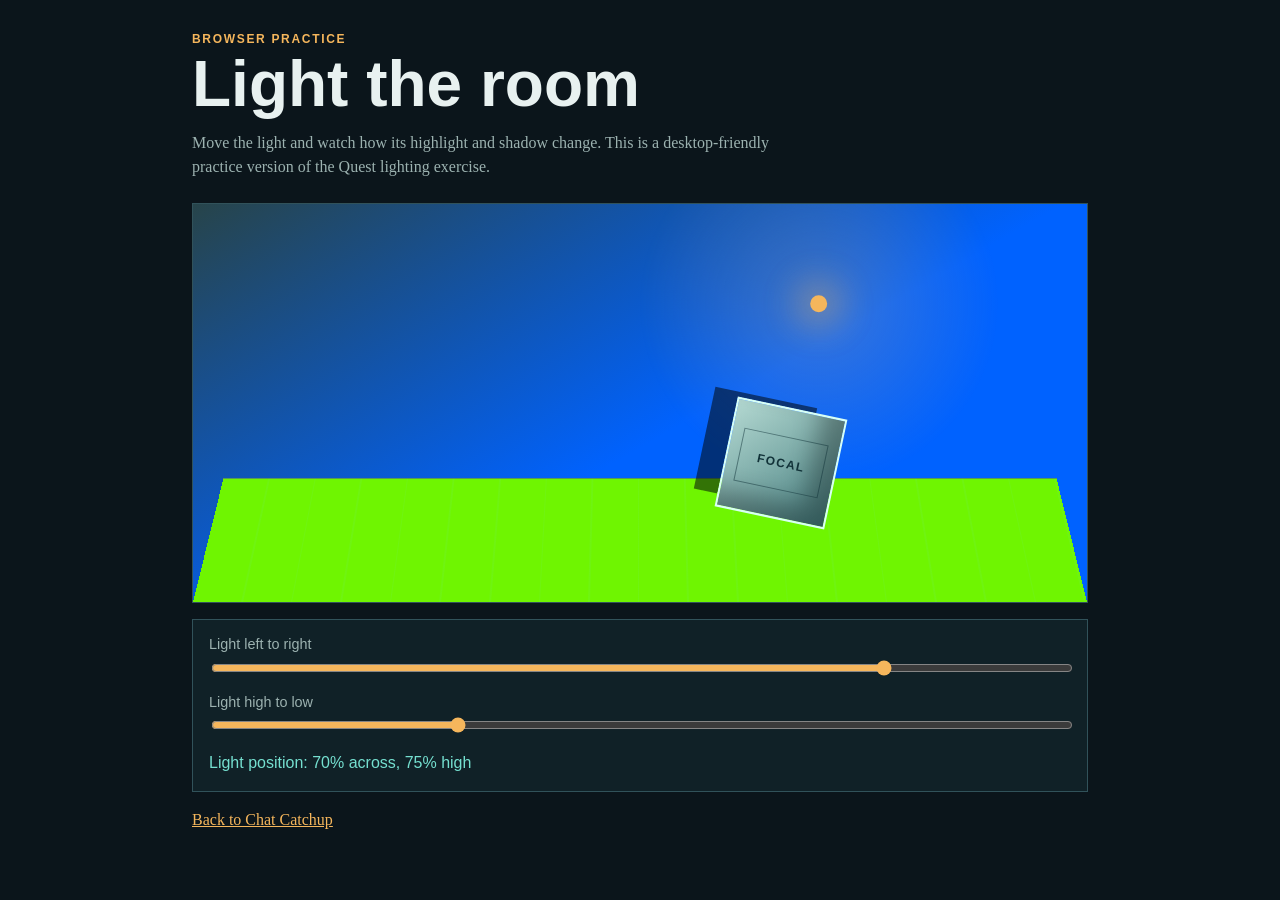
<file: Chat-Catchup/light-practice.html>
<!doctype html>
<html lang="en">

<head>
  <meta charset="utf-8">
  <meta name="viewport" content="width=device-width, initial-scale=1">
  <title>Light Practice | CJ's VR Project</title>
  <style>
    :root {
      --ink: #e8f1f0;
      --muted: #9cb2b0;
      --room: #0062ff;
      --floor: #6ff501;
      --accent: #f5b65c;
      --cyan: #75e0d0;
      --shadow-x: 35px;
      --shadow-y: 18px;
    }

    * {
      box-sizing: border-box;
    }

    body {
      margin: 0;
      min-height: 100vh;
      background: #0b151b;
      color: var(--ink);
      font: 1rem/1.5 Georgia, "Times New Roman", serif;
    }

    main {
      width: min(58rem, 100%);
      margin: auto;
      padding: 2rem 1rem 3rem;
    }

    header {
      margin-bottom: 1.5rem;
    }

    .kicker {
      margin: 0 0 .5rem;
      color: var(--accent);
      font: 700 .75rem/1.2 "Trebuchet MS", sans-serif;
      letter-spacing: .14em;
      text-transform: uppercase;
    }

    h1 {
      margin: 0;
      font: 700 clamp(2.2rem, 7vw, 4rem)/.95 "Trebuchet MS", sans-serif;
    }

    .lede {
      max-width: 38rem;
      color: var(--muted);
    }

    .stage {
      position: relative;
      min-height: 25rem;
      overflow: hidden;
      border: 1px solid #31525a;
      background: linear-gradient(150deg, #27444a, var(--room) 55%);
    }

    .stage::after {
      content: "";
      position: absolute;
      inset: 0;
      pointer-events: none;
      background: radial-gradient(circle at var(--light-x, 70%) var(--light-y, 25%), rgba(245, 182, 92, .24), transparent 26%);
    }

    .floor {
      position: absolute;
      right: 0;
      bottom: 0;
      left: 0;
      height: 34%;
      transform: perspective(18rem) rotateX(9deg);
      transform-origin: bottom;
      background: repeating-linear-gradient(90deg, transparent 0 3rem, rgba(117, 224, 208, .08) 3rem 3.1rem), var(--floor);
      border-top: 1px solid #4e7777;
    }

    .light {
      position: absolute;
      z-index: 3;
      top: var(--light-y, 25%);
      left: var(--light-x, 70%);
      width: 1.1rem;
      height: 1.1rem;
      transform: translate(-50%, -50%);
      border-radius: 50%;
      background: var(--accent);
      box-shadow: 0 0 2rem 1rem rgba(245, 182, 92, .27);
    }

    .object {
      position: absolute;
      z-index: 2;
      right: 28%;
      bottom: 21%;
      width: 7rem;
      height: 7rem;
      background: linear-gradient(135deg, #b3d8d1, #477f80);
      border: 2px solid #d8fff4;
      box-shadow: inset -1.5rem -1rem 1.5rem rgba(0, 0, 0, .3), var(--shadow-x) var(--shadow-y) 0 -4px rgba(2, 8, 12, .55);
      transform: rotate(12deg);
    }

    .object::before {
      content: "FOCAL";
      position: absolute;
      inset: 1.7rem .7rem;
      display: grid;
      place-items: center;
      color: #113238;
      font: 700 .75rem "Trebuchet MS", sans-serif;
      letter-spacing: .12em;
      border: 1px solid rgba(17, 50, 56, .5);
    }

    .controls {
      display: grid;
      gap: 1rem;
      margin-top: 1rem;
      padding: 1rem;
      border: 1px solid #31525a;
      background: #102127;
    }

    label {
      display: grid;
      gap: .35rem;
      color: var(--muted);
      font: .9rem "Trebuchet MS", sans-serif;
    }

    input[type="range"] {
      width: 100%;
      accent-color: var(--accent);
    }

    .readout {
      margin: 0;
      color: var(--cyan);
      font-family: "Trebuchet MS", sans-serif;
    }

    a {
      color: var(--accent);
    }
  </style>
</head>

<body>
  <main>
    <header>
      <p class="kicker">Browser practice</p>
      <h1>Light the room</h1>
      <p class="lede">Move the light and watch how its highlight and shadow change. This is a desktop-friendly practice
        version of the Quest lighting exercise.</p>
    </header>

    <section class="stage" id="stage" aria-label="Interactive sci-fi room">
      <div class="floor"></div>
      <div class="light" aria-label="Main light"></div>
      <div class="object" aria-label="Focal object"></div>
    </section>

    <section class="controls" aria-label="Lighting controls">
      <label>Light left to right
        <input id="horizontal" type="range" min="15" max="85" value="70">
      </label>
      <label>Light high to low
        <input id="vertical" type="range" min="12" max="58" value="25">
      </label>
      <p class="readout" id="readout">Light position: 70% across, 25% high</p>
    </section>

    <p><a href="index.html">Back to Chat Catchup</a></p>
  </main>
  <script>
    const stage = document.querySelector('#stage');
    const horizontal = document.querySelector('#horizontal');
    const vertical = document.querySelector('#vertical');
    const readout = document.querySelector('#readout');

    function moveLight() {
      const x = Number(horizontal.value);
      const y = Number(vertical.value);
      const shadowX = Math.round((50 - x) * 1.4);
      const shadowY = Math.round((y - 35) * .9);
      stage.style.setProperty('--light-x', `${x}%`);
      stage.style.setProperty('--light-y', `${y}%`);
      stage.style.setProperty('--shadow-x', `${shadowX}px`);
      stage.style.setProperty('--shadow-y', `${shadowY}px`);
      readout.textContent = `Light position: ${x}% across, ${100 - y}% high`;
    }

    horizontal.addEventListener('input', moveLight);
    vertical.addEventListener('input', moveLight);
    moveLight();
  </script>
</body>

</html>
</file>
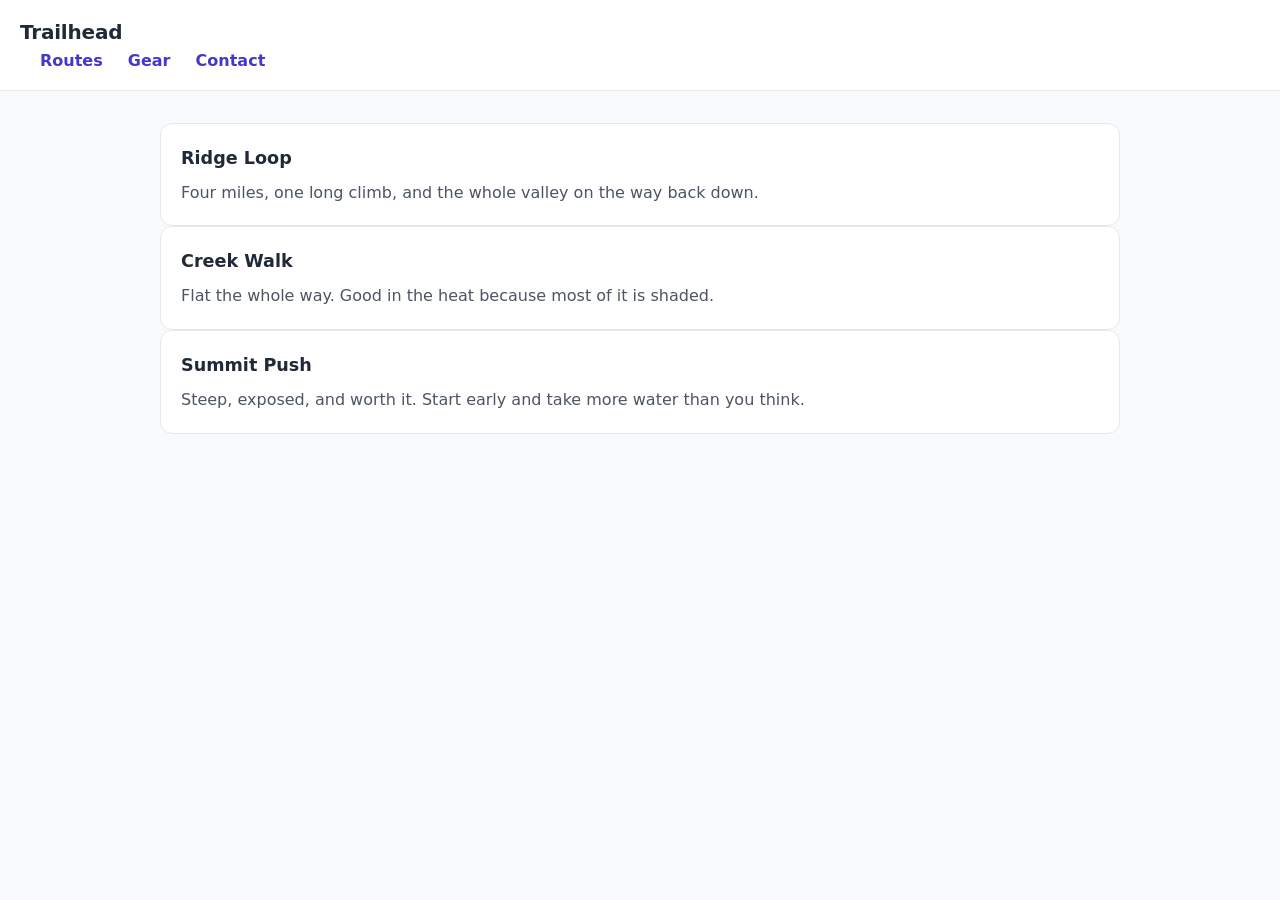
<file: day-24/starter.html>
<!doctype html>
<html lang="en">
<head>
  <meta charset="utf-8">
  <meta name="viewport" content="width=device-width,initial-scale=1">
  <title>Trailhead — starter</title>
  <link rel="stylesheet" href="styles.css">
</head>
<body>

  <!-- Do not change this HTML. Everything you need to do happens in styles.css. -->

  <header class="site-header">
    <div class="logo">Trailhead</div>
    <nav class="nav">
      <a href="#">Routes</a>
      <a href="#">Gear</a>
      <a href="#">Contact</a>
    </nav>
  </header>

  <main>
    <section class="cards">
      <article class="card">
        <h2>Ridge Loop</h2>
        <p>Four miles, one long climb, and the whole valley on the way back down.</p>
      </article>
      <article class="card">
        <h2>Creek Walk</h2>
        <p>Flat the whole way. Good in the heat because most of it is shaded.</p>
      </article>
      <article class="card">
        <h2>Summit Push</h2>
        <p>Steep, exposed, and worth it. Start early and take more water than you think.</p>
      </article>
    </section>
  </main>

</body>
</html>
</file>
<file: styles.css>
:root {
  --bg: #11151c;
  --panel: rgba(28, 35, 46, .68);
  --panel-solid: #1b222d;
  --text: #f0f2ed;
  --muted: #9ba5ad;
  --line: rgba(255, 255, 255, .12);
  --lime: #d7f36b;
  --coral: #ff8066;
  --blue: #78b8ff;
  --display: "Space Grotesk", sans-serif;
  --mono: "DM Mono", monospace;
}

[data-theme="light"] {
  --bg: #eef1eb;
  --panel: rgba(255, 255, 255, .62);
  --panel-solid: #fff;
  --text: #162019;
  --muted: #657168;
  --line: rgba(22, 32, 25, .14);
  --lime: #8ba91e;
  --coral: #e75d43;
  --blue: #347bc4;
}

* {
  box-sizing: border-box;
}

html {
  scroll-behavior: smooth;
}

body {
  margin: 0;
  background: var(--bg);
  color: var(--text);
  font-family: var(--display);
  line-height: 1.5;
  overflow-x: hidden;
  transition: background .4s ease, color .4s ease;
}

body::before {
  content: "";
  position: fixed;
  inset: 0;
  z-index: -2;
  background: radial-gradient(circle at 8% 12%, rgba(120, 184, 255, .12), transparent 26rem), radial-gradient(circle at 92% 68%, rgba(255, 128, 102, .1), transparent 30rem), linear-gradient(130deg, transparent 40%, rgba(215, 243, 107, .025));
  pointer-events: none;
}

.grain {
  position: fixed;
  inset: 0;
  z-index: 10;
  opacity: .04;
  pointer-events: none;
  background-image: url("data:image/svg+xml,%3Csvg viewBox='0 0 180 180' xmlns='http://www.w3.org/2000/svg'%3E%3Cfilter id='n'%3E%3CfeTurbulence type='fractalNoise' baseFrequency='.9' numOctaves='4' stitchTiles='stitch'/%3E%3C/filter%3E%3Crect width='100%25' height='100%25' filter='url(%23n)' opacity='.65'/%3E%3C/svg%3E");
}

.cursor-glow {
  position: fixed;
  width: 280px;
  height: 280px;
  border-radius: 50%;
  background: rgba(215, 243, 107, .06);
  filter: blur(55px);
  transform: translate(-50%, -50%);
  pointer-events: none;
  z-index: -1;
}

.site-header,
.page-shell,
footer {
  width: min(1120px, calc(100% - 48px));
  margin-inline: auto;
}

.site-header {
  display: flex;
  align-items: center;
  justify-content: space-between;
  padding: 28px 0 52px;
  font-family: var(--mono);
  font-size: .72rem;
  text-transform: uppercase;
  letter-spacing: .08em;
}

.brand,
.header-actions,
.availability {
  display: flex;
  align-items: center;
  gap: 10px;
}

.brand {
  color: var(--text);
  text-decoration: none;
}

.brand-mark {
  display: grid;
  place-items: center;
  width: 31px;
  height: 31px;
  border: 1px solid var(--lime);
  color: var(--lime);
  font-size: .75rem;
}

.availability {
  color: var(--muted);
}

.pulse,
.status-dot {
  width: 7px;
  height: 7px;
  border-radius: 50%;
  background: var(--lime);
  box-shadow: 0 0 0 5px rgba(215, 243, 107, .1);
}

.pulse {
  animation: pulse 2s infinite;
}

.theme-toggle {
  width: 33px;
  height: 33px;
  margin-left: 12px;
  border: 1px solid var(--line);
  border-radius: 50%;
  background: transparent;
  cursor: pointer;
}

.theme-toggle span {
  display: block;
  width: 12px;
  height: 12px;
  margin: auto;
  border-radius: 50%;
  background: var(--lime);
}

.bento-grid {
  display: grid;
  grid-template-columns: 1.45fr 1fr 1fr;
  grid-template-rows: 265px 190px 175px;
  gap: 14px;
}

.tile {
  position: relative;
  overflow: hidden;
  border: 1px solid var(--line);
  border-radius: 8px;
  background: var(--panel);
  backdrop-filter: blur(18px);
  -webkit-backdrop-filter: blur(18px);
}

.tile-label,
.eyebrow,
.project-type {
  color: var(--muted);
  font-family: var(--mono);
  font-size: .66rem;
  letter-spacing: .1em;
  text-transform: uppercase;
}

.tile-label {
  display: flex;
  align-items: center;
  gap: 9px;
}

.intro-tile {
  grid-column: span 2;
  padding: 30px;
}

.intro-tile h1 {
  position: relative;
  z-index: 1;
  max-width: 560px;
  margin: 22px 0 13px;
  font-size: clamp(2.7rem, 6vw, 5rem);
  font-weight: 600;
  letter-spacing: -.08em;
  line-height: .94;
}

.intro-tile em,
.contact-section em {
  color: var(--lime);
  font-style: normal;
}

.intro-copy {
  position: relative;
  z-index: 1;
  max-width: 360px;
  margin: 0;
  color: var(--muted);
  font-size: .91rem;
}

.arrow-link,
.contact-link {
  position: relative;
  z-index: 1;
  display: inline-flex;
  gap: 12px;
  align-items: center;
  margin-top: 23px;
  color: var(--text);
  font-family: var(--mono);
  font-size: .72rem;
  text-decoration: none;
  text-transform: uppercase;
  letter-spacing: .06em;
}

.arrow-link span,
.contact-link span {
  color: var(--lime);
  font-size: 1.1rem;
  transition: transform .2s ease;
}

.arrow-link:hover span,
.contact-link:hover span {
  transform: translate(3px, -3px);
}

.intro-orbit {
  position: absolute;
  width: 265px;
  height: 265px;
  border: 1px solid rgba(215, 243, 107, .22);
  border-radius: 50%;
  right: -75px;
  bottom: -105px;
}

.orbit-two {
  width: 165px;
  height: 165px;
  right: 8px;
  bottom: -57px;
  border-color: rgba(120, 184, 255, .3);
}

.portrait-tile {
  padding: 19px;
  background: linear-gradient(145deg, rgba(120, 184, 255, .22), var(--panel));
}

.portrait-shape {
  position: absolute;
  right: -18px;
  bottom: -30px;
  display: grid;
  place-items: center;
  width: 190px;
  height: 190px;
  border: 1px solid rgba(255, 255, 255, .45);
  border-radius: 49% 51% 45% 55%;
  background: linear-gradient(145deg, var(--blue), #263c61);
  color: rgba(255, 255, 255, .7);
  font-size: 4rem;
  font-weight: 600;
  letter-spacing: -.12em;
  transform: rotate(17deg);
}

.portrait-shape::after {
  content: "";
  position: absolute;
  inset: 18px;
  border: 1px solid rgba(255, 255, 255, .2);
  border-radius: inherit;
}

.portrait-caption {
  position: absolute;
  bottom: 19px;
  left: 19px;
  color: var(--text);
  font-family: var(--mono);
  font-size: .65rem;
  text-transform: uppercase;
}

.clock-tile {
  padding: 22px;
}

.clock {
  margin: 32px 0 0;
  color: var(--lime);
  font-family: var(--mono);
  font-size: 2.3rem;
  line-height: 1;
  letter-spacing: -.1em;
}

.location {
  margin: 11px 0 0;
  color: var(--muted);
  font-family: var(--mono);
  font-size: .65rem;
  text-transform: uppercase;
}

.location span {
  color: var(--coral);
  padding: 0 4px;
}

.live-label {
  margin-left: auto;
  color: var(--lime);
}

.focus-tile {
  grid-column: span 2;
  padding: 22px;
}

.focus-title {
  display: flex;
  gap: 16px;
  align-items: center;
  margin-top: 25px;
  font-size: 1.32rem;
  line-height: 1.02;
  letter-spacing: -.05em;
}

.focus-icon {
  display: grid;
  place-items: center;
  width: 39px;
  height: 39px;
  border: 1px solid var(--coral);
  border-radius: 50%;
  color: var(--coral);
  font-family: var(--mono);
  font-size: 1.2rem;
}

.meter {
  width: 100%;
  height: 3px;
  margin-top: 24px;
  background: var(--line);
}

.meter span {
  display: block;
  width: 72%;
  height: 100%;
  background: var(--coral);
  animation: load 1.7s ease-out both;
}

.meter-meta {
  display: flex;
  justify-content: space-between;
  margin-top: 8px;
  color: var(--muted);
  font-family: var(--mono);
  font-size: .59rem;
  text-transform: uppercase;
}

.statement-tile {
  padding: 22px;
  background: var(--coral);
  color: #261517;
}

.quote-mark {
  display: block;
  font-family: Georgia, serif;
  font-size: 4rem;
  line-height: .6;
}

.statement-tile p {
  max-width: 220px;
  margin: 21px 0 0;
  font-size: 1.08rem;
  font-weight: 600;
  letter-spacing: -.045em;
  line-height: 1.12;
}

.skills-tile {
  padding: 22px;
}

.skill-list {
  display: flex;
  flex-wrap: wrap;
  gap: 7px;
  margin-top: 20px;
}

.skill-list span {
  padding: 6px 8px;
  border: 1px solid var(--line);
  color: var(--text);
  font-family: var(--mono);
  font-size: .62rem;
}

.work-section {
  padding: 155px 0 110px;
}

.section-heading h2,
.contact-section h2 {
  margin: 18px 0 8px;
  font-size: clamp(2.2rem, 5vw, 4.4rem);
  font-weight: 500;
  letter-spacing: -.08em;
  line-height: .95;
}

.section-heading p {
  margin: 0;
  color: var(--muted);
}

.filter-row {
  display: flex;
  gap: 7px;
  margin: 40px 0 16px;
}

.filter-button {
  border: 1px solid var(--line);
  border-radius: 100px;
  padding: 7px 13px;
  background: transparent;
  color: var(--muted);
  font-family: var(--mono);
  font-size: .65rem;
  text-transform: uppercase;
  cursor: pointer;
}

.filter-button.is-active,
.filter-button:hover {
  border-color: var(--lime);
  color: var(--lime);
}

.project-list {
  display: grid;
  gap: 9px;
}

.project-card {
  display: grid;
  grid-template-columns: 44px 1fr 30px;
  align-items: center;
  gap: 18px;
  min-height: 120px;
  padding: 21px 24px;
  border: 1px solid var(--line);
  border-radius: 8px;
  background: var(--panel);
  transition: border-color .25s ease, transform .25s ease, background .25s ease;
}

.project-card:hover {
  border-color: var(--lime);
  background: var(--panel-solid);
  transform: translateX(5px);
}

.project-number,
.project-arrow {
  color: var(--lime);
  font-family: var(--mono);
  font-size: .7rem;
}

.project-card h3 {
  margin: 6px 0 4px;
  font-size: 1.45rem;
  font-weight: 500;
  letter-spacing: -.06em;
}

.project-card p {
  margin: 0;
  color: var(--muted);
  font-size: .85rem;
}

.project-arrow {
  font-size: 1.2rem;
  text-align: right;
}

.project-card.is-hidden {
  display: none;
}

.contact-section {
  padding: 90px 0 130px;
  border-top: 1px solid var(--line);
}

.contact-link {
  margin-top: 28px;
  color: var(--lime);
  font-size: .85rem;
}

.contact-link:hover {
  text-decoration: underline;
  text-underline-offset: 5px;
}

footer {
  display: flex;
  justify-content: space-between;
  padding: 20px 0 35px;
  border-top: 1px solid var(--line);
  color: var(--muted);
  font-family: var(--mono);
  font-size: .62rem;
  text-transform: uppercase;
  letter-spacing: .06em;
}

+.reveal {
  opacity: 0;
  transform: translateY(18px);
  transition: opacity .7s ease, transform .7s ease;
}

.reveal.is-visible {
  opacity: 1;
  transform: none;
}

.delay-one {
  transition-delay: .1s;
}

.delay-two {
  transition-delay: .2s;
}

.delay-three {
  transition-delay: .3s;
}

@keyframes pulse {
  50% {
    box-shadow: 0 0 0 9px rgba(215, 243, 107, 0);
  }
}

@keyframes load {
  from {
    width: 0;
  }
}

@media (max-width: 760px) {

  .site-header,
  .page-shell,
  footer {
    width: min(100% - 30px, 560px);
  }

  .site-header {
    padding: 20px 0 35px;
  }

  .availability {
    display: none;
  }

  .bento-grid {
    grid-template-columns: 1fr 1fr;
    grid-template-rows: auto;
  }

  .intro-tile {
    grid-column: span 2;
    min-height: 340px;
  }

  .portrait-tile {
    min-height: 205px;
  }

  .clock-tile {
    min-height: 205px;
  }

  .focus-tile {
    grid-column: span 2;
    min-height: 165px;
  }

  .statement-tile,
  .skills-tile {
    min-height: 175px;
  }

  .work-section {
    padding: 100px 0 80px;
  }

  .project-card {
    grid-template-columns: 28px 1fr 20px;
    padding: 18px;
    gap: 10px;
  }
}

+@media (max-width: 440px) {

  .site-header,
  .page-shell,
  footer {
    width: calc(100% - 24px);
  }

  .intro-tile {
    padding: 23px;
  }

  .intro-tile h1 {
    font-size: 2.65rem;
  }

  .portrait-shape {
    width: 145px;
    height: 145px;
    font-size: 3rem;
  }

  .project-card p {
    font-size: .78rem;
  }

  .project-card h3 {
    font-size: 1.2rem;
  }

  footer {
    flex-direction: column;
    gap: 8px;
  }
}

@media (prefers-reduced-motion: reduce) {

  *,
  *::before,
  *::after {
    animation-duration: .01ms !important;
    transition-duration: .01ms !important;
    scroll-behavior: auto !important;
  }

  .reveal {
    opacity: 1;
    transform: none;
  }
}
</file>
<file: example websites/styles.css>
:root {
  --bg: #f1eee8;
  --ink: #202124;
  --muted: #74736e;
  --line: rgba(32, 33, 36, .16);
  --card: rgba(255, 255, 255, .52);
  --accent: #f06a51;
  --accent-deep: #bf4939;
  --shadow: 0 22px 60px rgba(53, 48, 42, .12);
  --radius: 18px;
}

[data-theme="cyan"] {
  --accent: #0cabb5;
  --accent-deep: #087a86;
}

[data-theme="lime"] {
  --accent: #9daa43;
  --accent-deep: #69752a;
}

* {
  box-sizing: border-box;
}

html {
  scroll-behavior: smooth;
}

body {
  margin: 0;
  min-width: 320px;
  background: var(--bg);
  color: var(--ink);
  font: 15px/1.5 "Trebuchet MS", "Segoe UI", sans-serif;
  transition: background .35s ease, color .35s ease;
}

body::before,
body::after {
  content: "";
  position: fixed;
  z-index: -1;
  pointer-events: none;
  opacity: .45;
}

body::before {
  width: 28vw;
  height: 40vw;
  top: -10vw;
  right: -6vw;
  background: var(--accent);
  clip-path: polygon(49% 0, 100% 17%, 81% 68%, 35% 100%, 0 52%);
  filter: blur(1px);
  transition: background .35s ease;
}

body::after {
  width: 21vw;
  height: 28vw;
  bottom: -9vw;
  left: -5vw;
  background: #8ba7a0;
  clip-path: polygon(25% 0, 100% 19%, 76% 100%, 8% 74%, 0 24%);
}

button,
input {
  font: inherit;
}

button,
a {
  -webkit-tap-highlight-color: transparent;
}

a {
  color: inherit;
  text-decoration: none;
}

.page-shell {
  width: min(1180px, calc(100% - 48px));
  margin: 0 auto;
}

.topbar {
  display: flex;
  align-items: center;
  justify-content: space-between;
  height: 88px;
  border-bottom: 1px solid var(--line);
}

.brand {
  display: inline-flex;
  align-items: center;
  gap: 10px;
  font-size: 12px;
  font-weight: 800;
  letter-spacing: .17em;
}

.brand-mark {
  width: 22px;
  height: 22px;
  background: var(--accent);
  clip-path: polygon(50% 0, 100% 28%, 82% 100%, 12% 78%, 0 30%);
  transition: background .35s ease;
}

.brand-dot {
  color: var(--accent);
}

nav {
  display: flex;
  gap: 30px;
}

.nav-link {
  color: var(--muted);
  font-size: 12px;
  letter-spacing: .08em;
  text-transform: uppercase;
}

.nav-link:hover,
.nav-link.active {
  color: var(--ink);
}

.icon-button {
  width: 34px;
  height: 34px;
  border: 1px solid var(--line);
  border-radius: 50%;
  background: transparent;
  color: var(--ink);
  cursor: pointer;
  transition: transform .2s, background .2s, color .2s;
}

.icon-button:hover {
  transform: rotate(25deg);
  background: var(--ink);
  color: var(--bg);
}

.intro {
  padding: 88px 0 70px;
  max-width: 730px;
}

.eyebrow,
.panel-label,
.panel-number,
.range-labels,
.footer {
  font-size: 10px;
  letter-spacing: .16em;
  font-weight: 800;
}

.eyebrow {
  display: flex;
  align-items: center;
  gap: 9px;
  color: var(--accent-deep);
}

.pulse-dot,
.live-dot {
  display: inline-block;
  width: 7px;
  height: 7px;
  background: var(--accent);
  border-radius: 50%;
}

.pulse-dot {
  box-shadow: 0 0 0 5px color-mix(in srgb, var(--accent) 15%, transparent);
  animation: pulse 2s infinite;
}

h1 {
  margin: 22px 0 16px;
  font: 600 clamp(3.5rem, 8vw, 7.4rem)/.86 Georgia, "Times New Roman", serif;
  letter-spacing: -.055em;
}

h1 em,
h2 span,
blockquote em {
  color: var(--accent);
  font-style: italic;
  transition: color .35s ease;
}

.intro-copy {
  max-width: 420px;
  margin: 0;
  color: var(--muted);
  font-size: 16px;
}

.intro-actions {
  display: flex;
  align-items: center;
  gap: 25px;
  margin-top: 31px;
}

.primary-button,
.launch-button {
  border: 0;
  background: var(--ink);
  color: var(--bg);
  cursor: pointer;
}

.primary-button {
  padding: 14px 18px;
  font-size: 12px;
  font-weight: 800;
  letter-spacing: .05em;
}

.primary-button span,
.launch-button span {
  margin-left: 17px;
  color: var(--accent);
  font-size: 18px;
}

.primary-button:hover {
  background: var(--accent);
  color: #fff;
}

.load-note {
  display: inline-flex;
  align-items: center;
  gap: 8px;
  color: var(--muted);
  font-size: 11px;
}

.load-bar {
  width: 28px;
  height: 3px;
  background: var(--accent);
}

.bento-grid {
  display: grid;
  grid-template-columns: 1.1fr .9fr 1fr;
  grid-auto-rows: minmax(245px, auto);
  gap: 14px;
}

.panel {
  position: relative;
  overflow: hidden;
  padding: 25px;
  border: 1px solid rgba(255, 255, 255, .58);
  border-radius: var(--radius);
  background: var(--card);
  box-shadow: var(--shadow);
  backdrop-filter: blur(13px);
}

.panel::after {
  content: "";
  position: absolute;
  inset: 0;
  border: 1px solid rgba(255, 255, 255, .25);
  border-radius: inherit;
  pointer-events: none;
}

.panel-topline {
  display: flex;
  justify-content: space-between;
  align-items: center;
  position: relative;
  z-index: 1;
}

.panel-label {
  color: var(--muted);
}

.panel-number {
  color: var(--muted);
  opacity: .8;
}

.panel-status {
  grid-row: span 2;
  background: #d8d7d0;
}

.panel-theme {
  background: color-mix(in srgb, var(--accent) 12%, white);
}

.panel-theme h2,
.panel-slider h2,
.panel-toggle h2 {
  margin: 50px 0 24px;
  font: 500 31px/.96 Georgia, serif;
  letter-spacing: -.04em;
}

.panel-theme h2 span,
.panel-slider h2 span,
.panel-toggle h2 span {
  font-style: italic;
}

.presence-visual {
  position: relative;
  display: grid;
  place-items: center;
  height: 335px;
}

.poly {
  position: absolute;
  width: 190px;
  height: 220px;
  clip-path: polygon(50% 0, 100% 24%, 82% 100%, 16% 87%, 0 28%);
}

.poly-back {
  transform: translate(-44px, -35px) rotate(-13deg);
  background: #b9beb5;
}

.poly-mid {
  transform: translate(30px, -5px) rotate(14deg);
  background: var(--accent);
  opacity: .83;
}

.poly-front {
  display: grid;
  place-items: center;
  transform: translate(-1px, 28px);
  background: #f1eee8;
  color: var(--ink);
  box-shadow: inset 0 0 0 1px white;
}

.poly-front span {
  font: 600 70px Georgia, serif;
  letter-spacing: -.1em;
}

.panel-footer {
  position: absolute;
  right: 25px;
  bottom: 23px;
  left: 25px;
  display: flex;
  justify-content: space-between;
  gap: 10px;
  font-size: 12px;
}

.muted {
  color: var(--muted);
}

.live-label {
  display: flex;
  align-items: center;
  gap: 6px;
  color: var(--accent-deep);
  font-size: 10px;
  font-weight: 800;
  letter-spacing: .12em;
}

.theme-options {
  display: flex;
  gap: 10px;
}

.theme-swatch {
  width: 38px;
  height: 38px;
  border: 0;
  border-radius: 50%;
  cursor: pointer;
  transition: transform .2s, outline .2s;
}

.theme-swatch:hover,
.theme-swatch.selected {
  transform: scale(1.13);
  outline: 2px solid var(--ink);
  outline-offset: 3px;
}

.theme-coral {
  background: #f06a51;
}

.theme-cyan {
  background: #0cabb5;
}

.theme-lime {
  background: #9daa43;
}

.theme-caption {
  margin-top: 17px;
  color: var(--muted);
  font-size: 11px;
}

.panel-slider {
  background: #e2e1d8;
}

.range {
  width: 100%;
  accent-color: var(--accent);
  cursor: pointer;
}

.range-labels {
  display: flex;
  justify-content: space-between;
  margin-top: 9px;
  color: var(--muted);
  font-size: 8px;
}

.meter {
  display: flex;
  align-items: end;
  gap: 4px;
  height: 36px;
  margin-top: 29px;
}

.meter span {
  flex: 1;
  height: 25%;
  background: var(--accent);
  opacity: .7;
  transform-origin: bottom;
}

.meter span:nth-child(2) {
  height: 45%;
}

.meter span:nth-child(3) {
  height: 30%;
}

.meter span:nth-child(4) {
  height: 78%;
}

.meter span:nth-child(5) {
  height: 55%;
}

.meter span:nth-child(6) {
  height: 92%;
}

.meter span:nth-child(7) {
  height: 62%;
}

.meter span:nth-child(8) {
  height: 100%;
}

.panel-quote {
  background: #26373b;
  color: #f1eee8;
}

.quote-mark {
  color: var(--accent);
  font: 100px/.6 Georgia, serif;
}

blockquote {
  margin: 20px 0 45px;
  font: 31px/.94 Georgia, serif;
  letter-spacing: -.04em;
}

.quote-meta {
  display: flex;
  align-items: center;
  gap: 10px;
  color: #f1eee8;
  font-size: 11px;
}

.quote-meta small {
  display: block;
  color: #a3b1ad;
  font-size: 10px;
}

.avatar {
  display: grid;
  place-items: center;
  width: 27px;
  height: 27px;
  background: var(--accent);
  color: var(--ink);
  border-radius: 50%;
  font-size: 9px;
  font-weight: 800;
}

.panel-toggle {
  background: #d5ded7;
}

.toggle-heading {
  display: flex;
  align-items: start;
  justify-content: space-between;
}

.toggle-heading h2 {
  margin-bottom: 13px;
}

.panel-toggle p {
  max-width: 235px;
  margin: 0;
  color: var(--muted);
  font-size: 12px;
}

.toggle input {
  position: absolute;
  opacity: 0;
}

.toggle-track {
  display: block;
  width: 48px;
  height: 27px;
  padding: 3px;
  border-radius: 20px;
  background: var(--ink);
  cursor: pointer;
  transition: background .2s;
}

.toggle-knob {
  display: block;
  width: 21px;
  height: 21px;
  border-radius: 50%;
  background: #f1eee8;
  transition: transform .25s;
}

.toggle input:checked+.toggle-track {
  background: var(--accent);
}

.toggle input:checked+.toggle-track .toggle-knob {
  transform: translateX(21px);
}

.panel-launch {
  background: #ded9d0;
}

.launch-shape {
  display: grid;
  place-items: center;
  width: 94px;
  height: 94px;
  margin: 29px auto 17px;
  background: var(--accent);
  clip-path: polygon(50% 0, 100% 26%, 82% 100%, 16% 88%, 0 25%);
  color: #fff;
  font-size: 31px;
  transition: transform .4s, background .35s;
}

.panel-launch:hover .launch-shape {
  transform: rotate(18deg) scale(1.08);
}

.launch-button {
  display: block;
  width: 100%;
  padding: 12px;
  text-align: left;
  font-size: 12px;
  font-weight: 800;
}

.launch-button:hover {
  background: var(--accent);
  color: #fff;
}

.launch-status {
  margin: 12px 0 0;
  color: var(--muted);
  text-align: center;
  font-size: 10px;
}

.footer {
  display: flex;
  justify-content: space-between;
  padding: 34px 0 40px;
  color: var(--muted);
}

.toast {
  position: fixed;
  right: 22px;
  bottom: 22px;
  padding: 12px 16px;
  background: var(--ink);
  color: var(--bg);
  font-size: 12px;
  transform: translateY(100px);
  opacity: 0;
  transition: transform .25s, opacity .25s;
}

.toast.show {
  transform: translateY(0);
  opacity: 1;
}

.sr-only {
  position: absolute;
  width: 1px;
  height: 1px;
  overflow: hidden;
  clip: rect(0, 0, 0, 0);
  white-space: nowrap;
}

.quiet-mode .panel {
  box-shadow: none;
  backdrop-filter: none;
}

.quiet-mode body::before,
.quiet-mode body::after {
  opacity: .12;
}

@keyframes pulse {
  50% {
    box-shadow: 0 0 0 9px transparent;
  }
}

@media (max-width: 800px) {
  .page-shell {
    width: min(100% - 30px, 600px);
  }

  .intro {
    padding: 62px 0 48px;
  }

  .bento-grid {
    grid-template-columns: 1fr 1fr;
  }

  .panel-status {
    grid-row: span 1;
    grid-column: span 2;
  }

  .presence-visual {
    height: 240px;
  }

  .footer {
    gap: 20px;
    flex-wrap: wrap;
  }
}

@media (max-width: 540px) {
  .topbar {
    height: 70px;
  }

  nav {
    gap: 13px;
  }

  .nav-link {
    font-size: 10px;
  }

  .icon-button {
    width: 31px;
    height: 31px;
  }

  h1 {
    font-size: 3.75rem;
  }

  .intro-actions {
    align-items: start;
    flex-direction: column;
    gap: 15px;
  }

  .bento-grid {
    display: flex;
    flex-direction: column;
  }

  .panel {
    min-height: 245px;
  }

  .panel-status {
    min-height: 380px;
  }

  .presence-visual {
    height: 270px;
  }

  .footer {
    font-size: 8px;
  }
}

@media (prefers-reduced-motion: reduce) {

  *,
  *::before,
  *::after {
    animation-duration: .01ms !important;
    transition-duration: .01ms !important;
    scroll-behavior: auto !important;
  }
}
</file>
<file: assignments/01-this-is-me/styles.css>
/* ═══════════════════════════════════════════════════════════════════════════
   styles.css — how the page LOOKS.
   This is the file you will spend the most time in.

   Everything below is grouped and labelled. You can change any value.
   If you break something badly, delete what you changed and save again.
   ═══════════════════════════════════════════════════════════════════════ */


/* ── THE THEMES ────────────────────────────────────────────────────────────
   Six colour schemes. The buttons at the top switch between them by changing
   data-theme on the <html> tag, and each block below fills in the same six
   names with different colours.

   TODO 11 — Pick your favourite theme, then change ITS colours to yours.
   Use https://coolors.co if you want help choosing.                        */

[data-theme="midnight"] {
  --bg:        #0f1420;   /* page background      */
  --surface:   #1a2131;   /* cards and boxes      */
  --text:      #e9edf5;   /* main writing         */
  --muted:     #94a2bd;   /* quieter writing      */
  --accent:    #4dd4ff;   /* buttons, highlights  */
  --accent-2:  #ffd166;   /* a second highlight   */
  --line:      #2a3348;   /* borders              */
}
[data-theme="paper"] {
  --bg: #f6f5f1; --surface: #ffffff; --text: #16181d; --muted: #5d6470;
  --accent: #2f6df6; --accent-2: #e0562f; --line: #dcd9d2;
}
[data-theme="sunset"] {
  --bg: #1b1020; --surface: #2a1730; --text: #ffeaf3; --muted: #c79bb4;
  --accent: #ff6b9d; --accent-2: #ffb86b; --line: #45264f;
}
[data-theme="forest"] {
  --bg: #0d1a14; --surface: #14261d; --text: #e6f4ea; --muted: #8fb5a0;
  --accent: #4ade80; --accent-2: #fbbf24; --line: #21382b;
}
[data-theme="candy"] {
  --bg: #fff5fb; --surface: #ffffff; --text: #2b1b2b; --muted: #7c6280;
  --accent: #d946ef; --accent-2: #22d3ee; --line: #f2dcec;
}
[data-theme="mono"] {
  --bg: #ffffff; --surface: #fafafa; --text: #111111; --muted: #666666;
  --accent: #111111; --accent-2: #666666; --line: #e2e2e2;
}


/* ── THE TYPEFACES ─────────────────────────────────────────────────────────
   The Type buttons swap data-font on <html>. These are system fonts, so they
   load instantly and work offline.                                          */

[data-font="sans"]  { --face: system-ui, -apple-system, "Segoe UI", Roboto, sans-serif; }
[data-font="serif"] { --face: Georgia, "Iowan Old Style", "Times New Roman", serif; }
[data-font="mono"]  { --face: ui-monospace, "Cascadia Code", Consolas, monospace; }


/* ── THE BASICS ────────────────────────────────────────────────────────────
   TODO 12 — Try changing --radius to 0 for sharp corners, or 24px for round. */

:root { --radius: 14px; --pad: 20px; --max: 860px; }

* { box-sizing: border-box; }

body {
  margin: 0;
  background: var(--bg);
  color: var(--text);
  font-family: var(--face);
  font-size: 17px;
  line-height: 1.65;
  /* transition makes the theme change fade instead of snap */
  transition: background .25s ease, color .25s ease;
}

main { max-width: var(--max); margin: 0 auto; padding: 0 var(--pad); }

section { padding: 48px 0; border-bottom: 1px solid var(--line); }
section:last-of-type { border-bottom: 0; }


/* ── HEADINGS AND TEXT ─────────────────────────────────────────────────────
   TODO 13 — Make the h1 bigger or smaller. clamp() means: never below the
   first number, never above the last, and it scales in between.             */

h1 { font-size: clamp(38px, 8vw, 68px); line-height: 1.05; margin: 8px 0 14px; }
h2 { font-size: clamp(22px, 4vw, 30px); margin: 0 0 6px; }
h3 { font-size: 18px; margin: 10px 0 6px; }

.eyebrow {
  font-size: 13px; letter-spacing: .14em; text-transform: uppercase;
  color: var(--accent); margin: 0;
}
.lede { font-size: 19px; color: var(--muted); max-width: 52ch; }
.section-note { color: var(--muted); font-size: 15px; margin: 0 0 18px; }


/* ── THE HERO ──────────────────────────────────────────────────────────── */

.hero { padding: 64px 0 48px; }
.hero-actions { display: flex; gap: 10px; flex-wrap: wrap; margin-top: 22px; }

.btn {
  display: inline-block; padding: 11px 20px; border-radius: 999px;
  text-decoration: none; font-size: 15px; font-weight: 600;
  transition: transform .15s ease;
}
.btn:hover { transform: translateY(-2px); }
.btn-solid { background: var(--accent); color: var(--bg); }
.btn-ghost { border: 1px solid var(--line); color: var(--text); }


/* ── THE CARDS ─────────────────────────────────────────────────────────────
   The Layout buttons change data-layout, and the three rules below decide
   how the cards arrange themselves.                                         */

.grid { display: grid; gap: 14px; }
[data-layout="stack"] .grid { grid-template-columns: 1fr; }
[data-layout="split"] .grid { grid-template-columns: repeat(auto-fit, minmax(240px, 1fr)); }
[data-layout="cards"] .grid { grid-template-columns: repeat(auto-fit, minmax(170px, 1fr)); }

.card {
  background: var(--surface); border: 1px solid var(--line);
  border-radius: var(--radius); padding: 18px;
  /* these two lines are the fade-in — app.js adds .is-in when you scroll */
  opacity: 0; transform: translateY(10px);
  transition: opacity .5s ease, transform .5s ease, border-color .2s;
}
.card.is-in { opacity: 1; transform: none; }
.card:hover { border-color: var(--accent); }
.card-icon { font-size: 26px; }
.card p { color: var(--muted); font-size: 15.5px; margin-bottom: 0; }


/* ── THE NOW LIST ──────────────────────────────────────────────────────── */

.nowlist { list-style: none; padding: 0; margin: 0;
  display: flex; flex-direction: column; gap: 2px; }
.nowlist li {
  display: flex; gap: 14px; align-items: baseline;
  padding: 11px 0; border-bottom: 1px dashed var(--line);
}
.now-k { color: var(--muted); font-size: 14px; min-width: 110px; }
.now-v { font-weight: 600; }


/* ── THE PICKERS ───────────────────────────────────────────────────────── */

.picker { display: flex; align-items: center; gap: 10px; flex-wrap: wrap;
  padding: 12px 0; }
.picker-q { min-width: 200px; color: var(--muted); }
.picker button {
  font: inherit; font-size: 15px; padding: 8px 16px; cursor: pointer;
  background: var(--surface); color: var(--text);
  border: 1px solid var(--line); border-radius: 999px;
  transition: border-color .15s, background .15s;
}
.picker button:hover { border-color: var(--accent); }
.picker button.is-picked { background: var(--accent); color: var(--bg);
  border-color: var(--accent); }


/* ── THE QUOTE ─────────────────────────────────────────────────────────── */

blockquote {
  margin: 0; padding: 20px 24px; background: var(--surface);
  border-left: 4px solid var(--accent-2); border-radius: 0 var(--radius) var(--radius) 0;
}
blockquote p { font-size: 21px; margin: 0 0 8px; }
cite { color: var(--muted); font-style: normal; font-size: 15px; }


/* ── THE CONTROL BAR ───────────────────────────────────────────────────────
   You can restyle this, but do not delete it — the buttons are how the
   page changes.                                                             */

.controls {
  position: sticky; top: 0; z-index: 10;
  display: flex; gap: 22px; align-items: center; flex-wrap: wrap;
  padding: 12px var(--pad);
  background: var(--surface); border-bottom: 1px solid var(--line);
}
.controls-label { font-size: 12px; letter-spacing: .14em; text-transform: uppercase;
  color: var(--muted); }
.control { display: flex; align-items: center; gap: 8px; }
.control-name { font-size: 12px; color: var(--muted); }

.swatches { display: flex; gap: 6px; }
.sw { width: 22px; height: 22px; border-radius: 6px; cursor: pointer;
  border: 2px solid transparent; }
.sw.is-on { border-color: var(--text); }
.sw-midnight { background: #0f1420; } .sw-paper { background: #f6f5f1; }
.sw-sunset   { background: #ff6b9d; } .sw-forest { background: #4ade80; }
.sw-candy    { background: #d946ef; } .sw-mono   { background: #ffffff;
  box-shadow: inset 0 0 0 1px #ccc; }

.pills { display: flex; gap: 5px; }
.pills button {
  font: inherit; font-size: 13px; padding: 5px 12px; cursor: pointer;
  background: transparent; color: var(--muted);
  border: 1px solid var(--line); border-radius: 999px;
}
.pills button.is-on { background: var(--accent); color: var(--bg);
  border-color: var(--accent); }


/* ── THE FOOTER ────────────────────────────────────────────────────────── */

footer { max-width: var(--max); margin: 0 auto; padding: 32px var(--pad) 56px;
  color: var(--muted); font-size: 14px; }


/* ── PHONES ────────────────────────────────────────────────────────────────
   Anything inside this block only applies on screens under 600px wide.
   TODO 14 — Open your page on your phone and see if anything looks wrong.  */

@media (max-width: 600px) {
  body { font-size: 16px; }
  section { padding: 34px 0; }
  .hero { padding: 40px 0 30px; }
  .now-k { min-width: 90px; }
  .controls { gap: 14px; }
}


/* ── ACCESSIBILITY ─────────────────────────────────────────────────────────
   Some people set their device to reduce motion. This turns the animations
   off for them. Leave it in.                                               */

/* Printing: no animation runs, so force everything visible. A printed page with
   three empty boxes is the worst possible version of this assignment. */
@media print {
  .card { opacity: 1 !important; transform: none !important; }
  .controls { display: none; }
  body { background: #fff; color: #000; }
}

@media (prefers-reduced-motion: reduce) {
  * { transition: none !important; animation: none !important; }
  .card { opacity: 1; transform: none; }
}
</file>
<file: day-24/styles.css>
/* ============================================================
   Trailhead — styles.css
   Everything you write today goes in this file.
   The base styling is already done. You are doing the LAYOUT.
   ============================================================ */

body{
  margin: 0;
  font-family: system-ui, -apple-system, "Segoe UI", sans-serif;
  color: #1f2937;
  background: #f9fafb;
  line-height: 1.6;
}

main{ max-width: 60rem; margin: 0 auto; padding: 2rem 1.25rem; }


/* ------------------------------------------------------------
   1. THE HEADER ROW
   Right now the logo and the nav are stacked on top of each other,
   because a div and a nav are both block elements.

   Make them sit on ONE row, with the logo hard left, the nav hard
   right, and both lined up through the middle.

   Ask yourself in this order:
     - which element is the CONTAINER? that is what gets display:flex
     - which axis is the main axis right now?
     - which property spaces things ALONG that axis?
     - which property lines things up ACROSS it?
   ------------------------------------------------------------ */

.site-header{
  background: #ffffff;
  border-bottom: 1px solid #e5e7eb;
  padding: 1rem 1.25rem;

  /* YOUR CODE HERE */

}

.logo{ font-weight: 800; font-size: 1.25rem; letter-spacing: -0.01em; }

.nav a{
  color: #4338ca;
  text-decoration: none;
  font-weight: 600;
  margin-left: 1.25rem;
}


/* ------------------------------------------------------------
   2. THE CARD ROW
   The three cards are stacked. Put them side by side, sharing the
   width evenly, with a real gap between them — not a margin.

   Two of these go on the CONTAINER and one goes on the CARDS.
   Work out which is which before you type anything.
   ------------------------------------------------------------ */

.cards{

  /* YOUR CODE HERE */

}

.card{
  background: #ffffff;
  border: 1px solid #e5e7eb;
  border-radius: 12px;
  padding: 1.25rem;

  /* YOUR CODE HERE — how does a card take an equal share? */

}

.card h2{ margin: 0 0 .5rem; font-size: 1.1rem; }
.card p{ margin: 0; color: #4b5563; }


/* ------------------------------------------------------------
   3. IF YOU FINISH EARLY
   Change .cards to flex-direction: column and look at what happens
   to the property you used to space them out. Then change it back.
   That one change is the whole lesson.
   ------------------------------------------------------------ */
</file>
